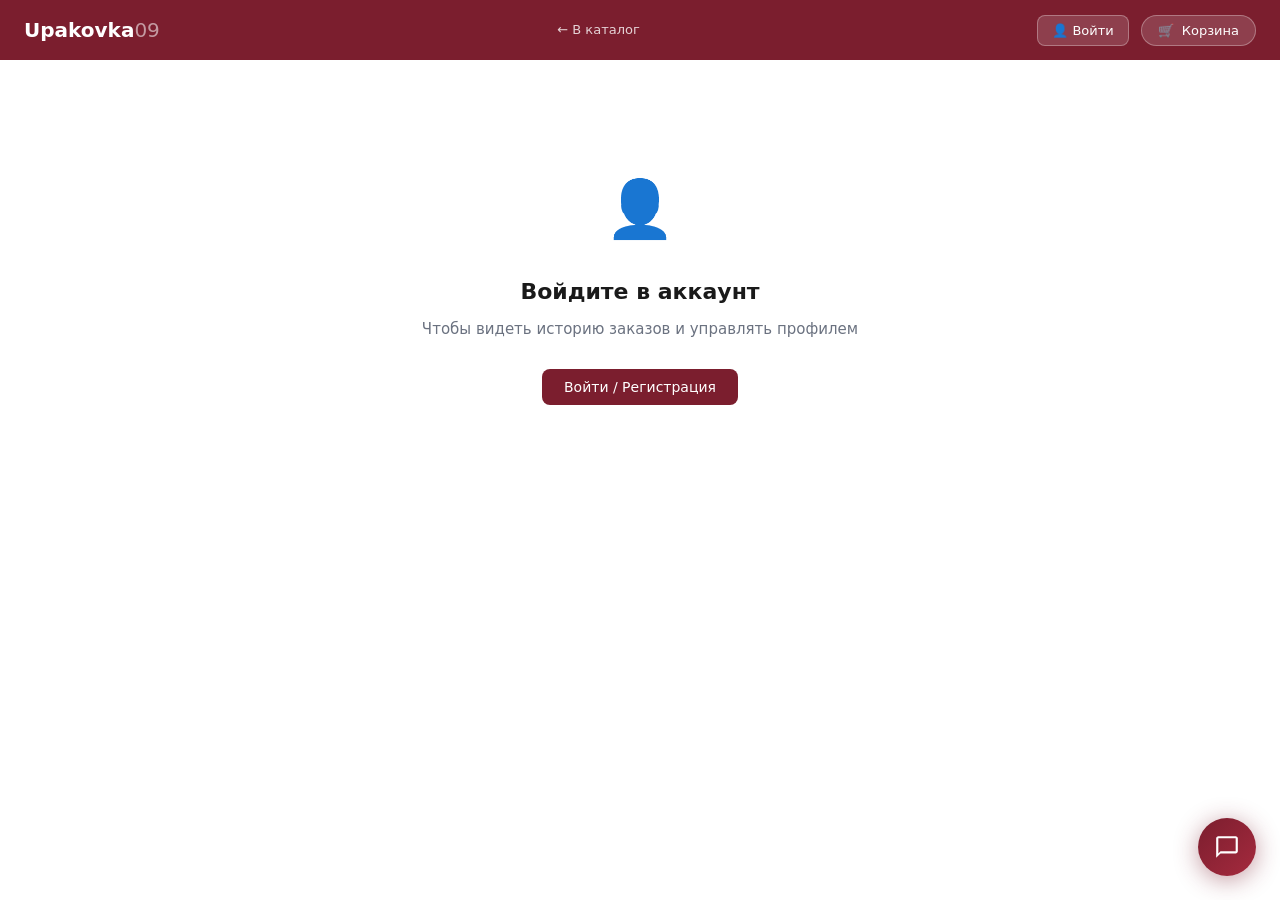
<file: account.html>
<!DOCTYPE html>
<html lang="ru">
<head>
<meta charset="UTF-8"/><meta name="viewport" content="width=device-width,initial-scale=1.0"/>
<title>Личный кабинет — Upakovka09</title>
<link rel="stylesheet" href="css/style.css"/>
<style>
.acc-wrap{max-width:860px;margin:0 auto;padding:32px 1.5rem}
.acc-header{display:flex;align-items:center;gap:20px;margin-bottom:28px;padding:22px 24px;background:#fff;border-radius:var(--rl);border:1.5px solid var(--border)}
.acc-avatar{width:60px;height:60px;background:var(--brand);border-radius:50%;display:flex;align-items:center;justify-content:center;font-size:26px;font-weight:700;color:#fff;flex-shrink:0}
.acc-info{flex:1;min-width:0}
.acc-info h2{font-size:18px;font-weight:700;margin-bottom:3px;white-space:nowrap;overflow:hidden;text-overflow:ellipsis}
.acc-info p{font-size:13px;color:var(--muted)}
.acc-tabs{display:flex;gap:0;border-bottom:2px solid var(--border);margin-bottom:24px}
.acc-tab{padding:10px 22px;font-size:14px;font-weight:500;cursor:pointer;border:none;background:none;font-family:inherit;color:var(--muted);border-bottom:2px solid transparent;margin-bottom:-2px;transition:all .15s}
.acc-tab:hover{color:#1a1a1a}
.acc-tab.active{color:var(--brand-d);border-bottom-color:var(--brand);font-weight:600}
.acc-pane{display:none}.acc-pane.active{display:block}
/* order cards */
.oh-list{display:flex;flex-direction:column;gap:12px}
.oh-card{background:#fff;border:1.5px solid var(--border);border-radius:var(--rl);overflow:hidden}
.oh-head{padding:11px 16px;background:var(--gray);display:flex;align-items:center;justify-content:space-between;border-bottom:1px solid var(--border)}
.oh-id{font-weight:700;font-size:14px}
.oh-date{font-size:12px;color:var(--muted)}
.oh-body{padding:14px 16px;display:flex;flex-direction:column;gap:8px}
.oh-items{display:flex;flex-wrap:wrap;gap:6px}
.oh-tag{background:var(--gray);border-radius:var(--r);padding:3px 10px;font-size:12px}
.oh-foot{display:flex;align-items:center;justify-content:space-between}
.oh-total{font-size:16px;font-weight:700;color:var(--brand-d)}
.oh-st{font-size:11px;font-weight:600;padding:3px 9px;border-radius:20px}
.s-new{background:#fff0ee;color:var(--brand)}.s-proc{background:#fef9c3;color:#854d0e}.s-done{background:#f0fdf4;color:#166534}
/* profile */
.pf-form{background:#fff;border-radius:var(--rl);border:1.5px solid var(--border);padding:24px;max-width:440px}
.pf-form .fg{margin-bottom:16px}
.pf-form label{font-size:12px;font-weight:600;color:var(--muted);display:block;margin-bottom:5px}
.pf-form input{width:100%;padding:9px 12px;border:1.5px solid var(--border);border-radius:var(--r);font-size:14px;outline:none;font-family:inherit;box-sizing:border-box;transition:border-color .15s}
.pf-form input:focus{border-color:var(--brand)}
.pf-form input:disabled{background:var(--gray);color:var(--muted);cursor:not-allowed}
.empty-box{text-align:center;padding:48px 20px;color:var(--muted)}
.empty-box .ei{font-size:48px;margin-bottom:12px}
/* not-logged */
.not-logged{text-align:center;padding:72px 20px}
.not-logged .icon{font-size:56px;margin-bottom:20px}
.not-logged h2{font-size:22px;margin-bottom:8px}
.not-logged p{color:var(--muted);margin-bottom:28px;font-size:15px}
</style>
</head>
<body>
<header class="header">
  <a href="index.html" class="logo">Upakovka<span>09</span></a>
  <a href="index.html" class="back-link">← В каталог</a>
  <div class="header-right">
    <button class="auth-header-btn" id="auth-btn" onclick="openAuthModal('login')">👤 Войти</button>
    <button class="cart-btn" onclick="openCart()">🛒 <span id="cart-label">Корзина</span></button>
  </div>
</header>

<div class="acc-wrap" id="acc-wrap">
  <div style="text-align:center;padding:60px;color:var(--muted)">⏳</div>
</div>

<div class="cart-overlay" id="cart-overlay" onclick="closeCart()"></div>
<div class="cart-drawer" id="cart-drawer">
  <div class="cart-drawer-header"><h2>Корзина</h2><button onclick="closeCart()">✕</button></div>
  <div class="cart-drawer-body" id="cart-drawer-body"></div>
  <div class="cart-drawer-footer" id="cart-drawer-footer" style="display:none">
    <div class="cart-drawer-total">Итого: <strong id="cart-total-val">0 ₽</strong></div>
    <a href="checkout.html" class="btn-primary btn-block">Оформить заказ →</a>
  </div>
</div>
<div id="cart-toast" class="cart-toast">✓ Добавлено</div>

<script src="js/data.js"></script>
<script src="js/auth.js"></script>
<script src="js/authmodal.js"></script>
<script src="js/chat.js"></script>
<script src="js/chat-ui.js"></script>
<script src="js/cart.js"></script>
<script>
refreshCartUI();
updateAuthUI();
  // Инициализация чата для авторизованных пользователей
  // Чат доступен всем — и авторизованным и гостям
  setTimeout(function(){ initChatWidget(); }, 500);

var SCLS = {new:'s-new', processing:'s-proc', done:'s-done'};
var SLBL = {new:'Новый', processing:'В обработке', done:'Выполнен'};

function init(){
  var user = getCurrentUser();
  var wrap = document.getElementById('acc-wrap');

  if(!user){
    wrap.innerHTML =
      '<div class="not-logged">' +
        '<div class="icon">👤</div>' +
        '<h2>Войдите в аккаунт</h2>' +
        '<p>Чтобы видеть историю заказов и управлять профилем</p>' +
        '<button class="btn-primary" onclick="openAuthModal(\'login\')">Войти / Регистрация</button>' +
      '</div>';
    return;
  }

  var initial = (user.name||user.email).charAt(0).toUpperCase();
  wrap.innerHTML =
    '<div class="acc-header">' +
      '<div class="acc-avatar">' + initial + '</div>' +
      '<div class="acc-info">' +
        '<h2>' + (user.name||'Покупатель') + '</h2>' +
        '<p>' + user.email + '</p>' +
      '</div>' +
      '<button class="btn bo" style="flex-shrink:0" onclick="logout()">Выйти</button>' +
    '</div>' +
    '<div class="acc-tabs">' +
      '<button class="acc-tab active" onclick="showTab(\'orders\',this)">📦 Мои заказы</button>' +
      '<button class="acc-tab" onclick="showTab(\'profile\',this)">👤 Профиль</button>' +
    '</div>' +
    '<div id="pane-orders" class="acc-pane active"><div style="color:var(--muted);padding:16px">⏳ Загружаем заказы…</div></div>' +
    '<div id="pane-profile" class="acc-pane"></div>';

  loadOrders(user);
  buildProfile(user);
}

function showTab(name, el){
  document.querySelectorAll('.acc-tab').forEach(function(b){b.classList.remove('active');});
  document.querySelectorAll('.acc-pane').forEach(function(p){p.classList.remove('active');});
  el.classList.add('active');
  document.getElementById('pane-'+name).classList.add('active');
}

function loadOrders(user){
  var el = document.getElementById('pane-orders');
  loadUserOrders(user.uid, function(orders){
    if(!orders.length){
      el.innerHTML =
        '<div class="empty-box"><div class="ei">📭</div>' +
        '<p>У вас пока нет заказов</p>' +
        '<a href="index.html" class="btn-primary" style="display:inline-block;margin-top:16px">Перейти в каталог</a></div>';
      return;
    }
    el.innerHTML = '<div class="oh-list">' + orders.map(function(o){
      var items = (o.items||[]).map(function(i){
        return '<span class="oh-tag">' + (i.emoji||'') + ' ' + i.name + ' × ' + i.qty + '</span>';
      }).join('');
      return '<div class="oh-card">' +
        '<div class="oh-head">' +
          '<span class="oh-id">#' + o.id + '</span>' +
          '<div style="display:flex;align-items:center;gap:10px">' +
            '<span class="oh-date">' + (o.time||'') + '</span>' +
            '<span class="oh-st ' + (SCLS[o.status]||'s-new') + '">' + (SLBL[o.status]||'Новый') + '</span>' +
          '</div>' +
        '</div>' +
        '<div class="oh-body">' +
          '<div class="oh-items">' + items + '</div>' +
          '<div class="oh-foot">' +
            '<span class="oh-total">' + o.total + ' ₽</span>' +
            '<span style="font-size:12px;color:var(--muted)">' + (o.delivery||'') + ' · ' + (o.payment||'') + '</span>' +
          '</div>' +
        '</div>' +
      '</div>';
    }).join('') + '</div>';
  });
}

function buildProfile(user){
  var el = document.getElementById('pane-profile');
  el.innerHTML =
    '<div class="pf-form">' +
      '<div class="fg"><label>Имя</label><input id="pf-name" type="text" value="' + escHtml(user.name||'') + '"/></div>' +
      '<div class="fg"><label>Email</label><input type="email" value="' + escHtml(user.email) + '" disabled/></div>' +
      '<button class="btn-primary" onclick="saveProf()">Сохранить</button>' +
      '<div id="pf-msg" style="margin-top:10px;font-size:13px;display:none"></div>' +
    '</div>';
}

function saveProf(){
  var user = getCurrentUser();
  var name = document.getElementById('pf-name').value.trim();
  if(!name||!user) return;
  user.name = name;
  setCurrentUser(user);
  saveUserProfile(user.uid, {name:name, email:user.email}, function(){
    var m = document.getElementById('pf-msg');
    m.textContent = '✓ Сохранено'; m.style.color='#16a34a'; m.style.display='block';
    setTimeout(function(){m.style.display='none';}, 2500);
    // Обновить шапку
    updateAuthUI();
  });
}

function logout(){
  authLogout();
  location.href = 'index.html';
}

function escHtml(s){
  return String(s).replace(/&/g,'&amp;').replace(/"/g,'&quot;').replace(/</g,'&lt;');
}

// Если только что зарегистрировались/вошли — показать кабинет
document.addEventListener('DOMContentLoaded', init);

// Слушаем закрытие модалки авторизации — обновить страницу
var _origClose = window.closeAuthModal;
window.closeAuthModal = function(){
  if(_origClose) _origClose();
  setTimeout(init, 100);
};
</script>
</body>
</html>
</file>
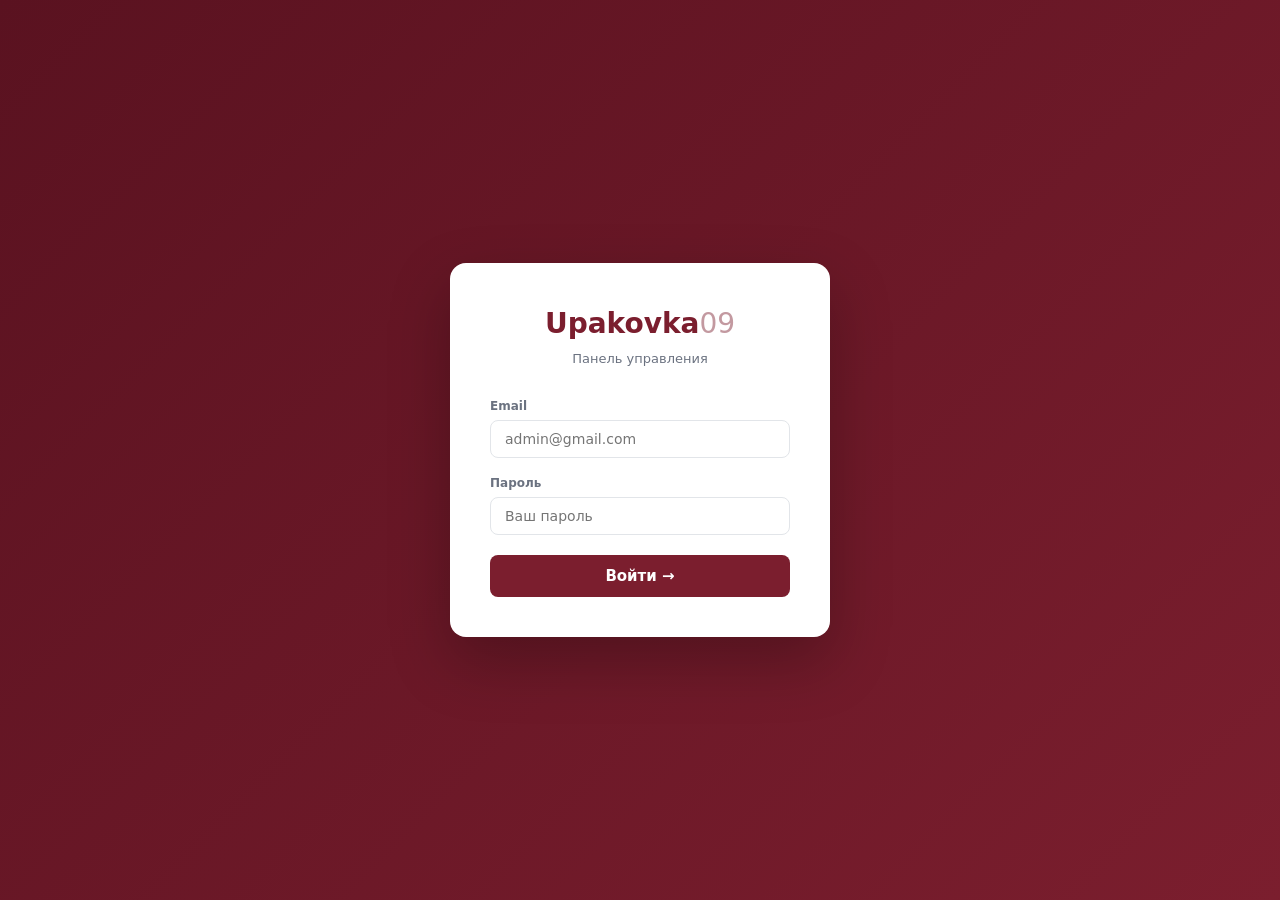
<file: admin.html>
<!DOCTYPE html>
<html lang="ru">
<head>
<meta charset="UTF-8"/>
<meta name="viewport" content="width=device-width,initial-scale=1.0"/>
<title>Админ — Upakovka09</title>
<style>
*,*::before,*::after{box-sizing:border-box;margin:0;padding:0}
body{font-family:system-ui,-apple-system,sans-serif;background:#f0f2f5;color:#1a1a1a;font-size:14px;line-height:1.5}
:root{--br:#7B1E2E;--brl:#9B2535;--brd:#5A1220;--bbg:#F9EDEF;--sw:230px;--r:8px;--rl:12px;--bor:#e2e5e9;--mut:#6b7280;--gr:#f8f9fa}

/* ── LOGIN ── */
#login-screen{position:fixed;inset:0;background:linear-gradient(135deg,var(--brd),var(--br));display:flex;align-items:center;justify-content:center;z-index:999}
.lbox{background:#fff;border-radius:16px;padding:40px;width:380px;text-align:center;box-shadow:0 24px 60px rgba(0,0,0,.25)}
.llogo{font-size:28px;font-weight:700;color:var(--br);margin-bottom:4px}
.llogo span{opacity:.45;font-weight:400}
.lsub{font-size:13px;color:var(--mut);margin-bottom:28px}
.lf{text-align:left;margin-bottom:16px}
.lf label{font-size:12px;color:var(--mut);font-weight:600;display:block;margin-bottom:5px}
.lf input{width:100%;padding:10px 14px;border:1.5px solid var(--bor);border-radius:var(--r);font-size:14px;outline:none;font-family:inherit;transition:border-color .15s}
.lf input:focus{border-color:var(--br)}
.lf input.shake{animation:shk .4s}
@keyframes shk{0%,100%{transform:translateX(0)}25%{transform:translateX(-8px)}75%{transform:translateX(8px)}}
#pw-err{color:#b91c1c;font-size:12px;margin-top:4px;display:none}
.btn-login{width:100%;background:var(--br);color:#fff;border:none;border-radius:var(--r);padding:12px;font-size:15px;font-weight:600;cursor:pointer;font-family:inherit;margin-top:4px;transition:background .15s}
.btn-login:hover{background:var(--brl)}
.lhint{font-size:12px;color:var(--mut);margin-top:16px}
.lhint code{background:var(--gr);padding:2px 6px;border-radius:4px}

/* ── APP ── */
#app{display:none;height:100vh;overflow:hidden;flex-direction:row}

/* ── SIDEBAR ── */
.sb{width:var(--sw);background:var(--brd);display:flex;flex-direction:column;flex-shrink:0}
.sb-logo{padding:18px 20px;border-bottom:1px solid rgba(255,255,255,.1)}
.sb-logo-t{font-size:18px;font-weight:700;color:#fff}
.sb-logo-t span{opacity:.45;font-weight:400}
.sb-logo-s{font-size:11px;color:rgba(255,255,255,.3);margin-top:2px}
.sb-nav{flex:1;padding:10px 0;overflow-y:auto}
.sb-sec{font-size:10px;font-weight:700;color:rgba(255,255,255,.25);letter-spacing:.8px;text-transform:uppercase;padding:14px 20px 5px}
.si{display:flex;align-items:center;gap:10px;padding:10px 20px;cursor:pointer;color:rgba(255,255,255,.65);border-left:3px solid transparent;transition:all .15s;user-select:none}
.si:hover{background:rgba(255,255,255,.08);color:#fff}
.si.active{background:rgba(255,255,255,.12);color:#fff;border-left-color:#fff}
.si-ico{font-size:18px;flex-shrink:0}
.si-lbl{font-size:13px;font-weight:500}
.si-badge{background:#e74c3c;color:#fff;font-size:10px;font-weight:700;min-width:18px;height:18px;border-radius:9px;display:none;align-items:center;justify-content:center;padding:0 4px;margin-left:auto}
.sb-foot{padding:14px 20px;border-top:1px solid rgba(255,255,255,.1);display:flex;flex-direction:column;gap:4px}
.sb-clock{font-size:11px;color:rgba(255,255,255,.3);margin-bottom:4px}
.sb-lnk{display:flex;align-items:center;gap:6px;font-size:12px;color:rgba(255,255,255,.5);cursor:pointer;padding:5px 0;background:none;border:none;font-family:inherit;transition:color .15s;text-align:left}
.sb-lnk:hover{color:#fff}

/* ── MAIN ── */
.main{flex:1;display:flex;flex-direction:column;overflow:hidden;min-width:0}
.topbar{background:#fff;border-bottom:1px solid var(--bor);padding:0 24px;height:56px;display:flex;align-items:center;justify-content:space-between;flex-shrink:0}
.topbar-t{font-size:16px;font-weight:700}
.topbar-a{display:flex;gap:8px;align-items:center}
.pane{display:none;flex-direction:column;overflow:hidden;flex:1}
.pane.block{display:block;overflow-y:auto;padding:24px}
.pane.flex{display:flex}
.scroll{flex:1;overflow-y:auto;padding:24px;display:flex;flex-direction:column;gap:16px}

/* ── STATUS BAR ── */
#gstatus{position:fixed;top:0;left:0;right:0;z-index:9000;padding:10px 20px;font-size:13px;font-weight:500;color:#fff;text-align:center;display:none;transition:background .3s}

/* ── BUTTONS ── */
.btn{display:inline-flex;align-items:center;gap:5px;padding:8px 16px;border-radius:var(--r);font-size:13px;font-weight:500;cursor:pointer;border:none;font-family:inherit;transition:all .15s;white-space:nowrap}
.bp{background:var(--br);color:#fff}.bp:hover{background:var(--brl)}
.bp:disabled{opacity:.55;cursor:not-allowed}
.bo{background:#fff;color:var(--br);border:1.5px solid var(--br)}.bo:hover{background:var(--bbg)}
.bd{background:#fef2f2;color:#b91c1c;border:1.5px solid #fecaca}.bd:hover{background:#fee2e2}
.bsm{padding:6px 12px;font-size:12px}

/* ── STAT CARDS ── */
.scards{display:grid;grid-template-columns:repeat(auto-fit,minmax(140px,1fr));gap:12px}
.scard{background:#fff;border-radius:var(--rl);padding:16px;border:1px solid var(--bor)}
.sc-l{font-size:12px;color:var(--mut);font-weight:500;margin-bottom:6px}
.sc-v{font-size:26px;font-weight:700;line-height:1}
.sc-v.red{color:var(--br)}.sc-v.green{color:#16a34a}.sc-v.blue{color:#2563eb}

/* ── TOOLBAR ── */
.stb{display:flex;align-items:center;gap:10px;flex-wrap:wrap;background:#fff;border-radius:var(--rl);padding:12px 14px;border:1px solid var(--bor);flex-shrink:0}
.sw{position:relative;flex:1;min-width:180px}
.sw input{width:100%;padding:8px 12px 8px 32px;border:1.5px solid var(--bor);border-radius:var(--r);font-size:13px;outline:none;background:var(--gr);font-family:inherit;transition:border-color .15s}
.sw input:focus{border-color:var(--br);background:#fff}
.sw-i{position:absolute;left:10px;top:50%;transform:translateY(-50%);font-size:13px;color:var(--mut);pointer-events:none}
.fbtns{display:flex;gap:4px;flex-wrap:wrap}
.fb{background:var(--gr);border:1.5px solid var(--bor);border-radius:20px;padding:5px 12px;font-size:12px;font-weight:500;cursor:pointer;color:var(--mut);font-family:inherit;white-space:nowrap;transition:all .15s}
.fb:hover{border-color:var(--br);color:var(--br)}
.fb.on{background:var(--bbg);border-color:var(--br);color:var(--brd)}
.sel{padding:7px 10px;border:1.5px solid var(--bor);border-radius:var(--r);font-size:12px;color:var(--mut);outline:none;background:var(--gr);cursor:pointer;font-family:inherit}

/* ── ORDERS ── */
.order-card{background:#fff;border:1.5px solid var(--bor);border-radius:var(--rl);overflow:hidden;margin-bottom:10px}
.order-new{border-color:var(--br)!important;box-shadow:0 0 0 1px var(--br)}
.oc-h{padding:10px 16px;display:flex;align-items:center;justify-content:space-between;background:var(--gr);border-bottom:1px solid var(--bor)}
.oc-id{font-size:13px;font-weight:700}
.oc-time{font-size:12px;color:var(--mut);margin-left:8px}
.oc-b{padding:12px 16px;display:flex;flex-direction:column;gap:8px}
.oc-ph{display:flex;align-items:center;gap:10px}
.oc-ph-ico{width:34px;height:34px;background:var(--bbg);border-radius:50%;display:flex;align-items:center;justify-content:center;font-size:15px;flex-shrink:0}
.oc-ph-num{font-size:15px;font-weight:700;color:var(--brd)}
.oc-ph-name{font-size:12px;color:var(--mut)}
.oc-meta{display:flex;flex-wrap:wrap;gap:5px}
.oc-pill{background:var(--gr);border:1px solid var(--bor);border-radius:20px;padding:2px 9px;font-size:12px;color:var(--mut)}
.oc-items{display:flex;flex-wrap:wrap;gap:5px}
.otag{background:#fff;border:1px solid var(--bor);border-radius:var(--r);padding:3px 9px;font-size:12px;color:#374151}
.otag b{font-weight:600;color:#1a1a1a}
.oc-comment{font-size:12px;color:var(--mut);background:#fffbeb;border:1px solid #fde68a;border-radius:var(--r);padding:5px 9px}
.oc-f{padding:10px 16px;border-top:1px solid var(--bor);display:flex;align-items:center;justify-content:space-between;background:var(--gr)}
.oc-total{font-size:17px;font-weight:700;color:var(--br)}
.oc-act{display:flex;gap:5px;flex-wrap:wrap;align-items:center}
.ob{background:#fff;border:1.5px solid var(--bor);border-radius:var(--r);padding:5px 11px;font-size:12px;font-weight:500;cursor:pointer;font-family:inherit;color:#374151;text-decoration:none;display:inline-flex;align-items:center;gap:4px;transition:all .15s}
.ob:hover{border-color:#94a3b8;background:#f1f5f9}
.ob-ok{background:var(--br);color:#fff;border-color:var(--br)}.ob-ok:hover{background:var(--brl)}
.ob-del{color:#b91c1c;border-color:#fecaca}.ob-del:hover{background:#fef2f2;border-color:#b91c1c}
.os-lbl{font-size:11px;font-weight:600;padding:3px 9px;border-radius:20px}
.sn{background:#fff0ee;color:var(--br)}.sp{background:#fef9c3;color:#854d0e}.sd{background:#f0fdf4;color:#166534}
.os-done{font-size:12px;color:#16a34a}

/* ── PRODUCT CARDS ── */
.pgrid{display:grid;grid-template-columns:repeat(auto-fill,minmax(230px,1fr));gap:12px}
.pc{background:#fff;border:1.5px solid var(--bor);border-radius:var(--rl);overflow:hidden;display:flex;flex-direction:column;transition:border-color .15s}
.pc:hover{border-color:#94a3b8}
.pc-img{height:130px;background:var(--bbg);display:flex;align-items:center;justify-content:center;position:relative;overflow:hidden;flex-shrink:0}
.pc-img img{width:100%;height:100%;object-fit:cover}
.pc-emoji{font-size:52px}
.pc-badge{position:absolute;top:7px;left:7px;font-size:10px;font-weight:600;padding:2px 7px;border-radius:10px}
.badge-hit{background:#fef3c7;color:#92400e}.badge-new{background:#d1fae5;color:#065f46}
.badge-eco{background:#ccfbf1;color:#065f46}.badge-sale{background:#fee2e2;color:#991b1b}
.pc-body{padding:11px;flex:1;display:flex;flex-direction:column;gap:3px}
.pc-name{font-size:13px;font-weight:600;line-height:1.3}
.pc-meta{font-size:12px;color:var(--mut)}
.pc-cat{font-size:11px;color:var(--mut);background:var(--gr);border-radius:4px;padding:2px 6px;display:inline-block;margin-top:2px}
.pc-pack{font-size:11px;color:#2563eb;font-weight:500}
.pc-price{font-size:15px;font-weight:700;color:var(--br);margin-top:auto;padding-top:6px}
.pc-old{font-size:11px;color:#9ca3af;text-decoration:line-through;margin-left:5px;font-weight:400}
.pc-photo-url{font-size:10px;color:#6b7280;word-break:break-all;margin-top:2px;padding:2px 4px;background:#f8f9fa;border-radius:4px}
.pc-act{display:flex;border-top:1px solid var(--bor);flex-shrink:0}
.pb{flex:1;background:none;border:none;padding:9px;font-size:12px;font-weight:500;cursor:pointer;font-family:inherit;transition:background .15s;display:flex;align-items:center;justify-content:center;gap:4px}
.pb-e:hover{background:#f0fdf4;color:#166534}
.pb-d{border-left:1px solid var(--bor)}.pb-d:hover{background:#fef2f2;color:#b91c1c}

/* ── CATEGORIES ── */
.cg{background:#fff;border:1.5px solid var(--bor);border-radius:var(--rl);overflow:hidden;margin-bottom:10px}
.cr{display:flex;align-items:center;gap:10px;padding:12px 16px;border-bottom:1px solid var(--bor)}
.cr:last-child{border-bottom:none}
.cr-main{background:var(--gr)}
.cr-sub{padding-left:32px}
.cr-em{font-size:20px;flex-shrink:0;width:28px;text-align:center}
.cr-lbl{font-size:14px;font-weight:500;flex:1}
.cr-id{font-size:11px;color:var(--mut);font-family:monospace;background:var(--gr);padding:2px 6px;border-radius:4px;border:1px solid var(--bor)}
.cr-act{display:flex;gap:6px;margin-left:auto}
.cb{background:var(--gr);border:1px solid var(--bor);border-radius:var(--r);padding:5px 10px;font-size:12px;cursor:pointer;font-family:inherit;transition:background .15s;white-space:nowrap}
.cb:hover{background:var(--bbg);border-color:var(--br);color:var(--brd)}
.cb-add{color:var(--brd);font-weight:500}
.cb-del:hover{background:#fef2f2;border-color:#fecaca;color:#b91c1c}

/* ── MODALS ── */
.modal{position:fixed;inset:0;background:rgba(0,0,0,.5);display:none;align-items:center;justify-content:center;z-index:1000;padding:20px}
.mbox{background:#fff;border-radius:16px;width:560px;max-width:100%;max-height:90vh;overflow-y:auto;box-shadow:0 24px 60px rgba(0,0,0,.2)}
.mbox-sm{width:420px}
.mhdr{padding:18px 22px;border-bottom:1px solid var(--bor);display:flex;align-items:center;justify-content:space-between;position:sticky;top:0;background:#fff;z-index:1}
.mhdr h2{font-size:15px;font-weight:700}
.mcls{background:none;border:none;font-size:20px;cursor:pointer;color:var(--mut);width:30px;height:30px;display:flex;align-items:center;justify-content:center;border-radius:6px}
.mcls:hover{background:var(--gr)}
.mbody{padding:22px;display:flex;flex-direction:column;gap:14px}
.mftr{padding:14px 22px;border-top:1px solid var(--bor);display:flex;gap:8px;justify-content:flex-end;position:sticky;bottom:0;background:#fff}
.merr{color:#b91c1c;font-size:12px;background:#fef2f2;border:1px solid #fecaca;border-radius:var(--r);padding:8px 12px;display:none}

/* ── PHOTO UPLOAD ── */
.ph-wrap{display:flex;flex-direction:column;gap:8px}
.ph-preview{width:100%;height:160px;border:2px dashed var(--bor);border-radius:var(--rl);overflow:hidden;position:relative;background:var(--gr);display:flex;align-items:center;justify-content:center;cursor:pointer;transition:border-color .15s}
.ph-preview:hover{border-color:var(--br);background:var(--bbg)}
.ph-preview img{width:100%;height:100%;object-fit:cover;position:absolute;inset:0}
.ph-placeholder{display:flex;flex-direction:column;align-items:center;gap:6px;color:var(--mut);pointer-events:none;text-align:center}
.ph-placeholder .icon{font-size:32px}
.ph-placeholder .txt{font-size:13px;font-weight:500}
.ph-placeholder .sub{font-size:11px}
.ph-controls{display:flex;gap:8px}
.ph-btn-pick{display:inline-flex;align-items:center;gap:5px;padding:7px 14px;font-size:12px;font-weight:500;cursor:pointer;border-radius:var(--r);font-family:inherit;border:1.5px solid var(--br);background:var(--bbg);color:var(--brd);transition:background .15s}
.ph-btn-pick:hover{background:#f1d9dc}
.ph-btn-del{display:inline-flex;align-items:center;gap:5px;padding:7px 14px;font-size:12px;font-weight:500;cursor:pointer;border-radius:var(--r);font-family:inherit;border:1.5px solid #fecaca;background:#fef2f2;color:#b91c1c;transition:background .15s}
.ph-btn-del:hover{background:#fee2e2}
input[type=file]{display:none}
.ph-status{font-size:12px;padding:7px 10px;border-radius:6px;display:none}
.ph-status.ok{display:block;background:#f0fdf4;color:#166534;border:1px solid #bbf7d0}
.ph-status.err{display:block;background:#fef2f2;color:#b91c1c;border:1px solid #fecaca}
.ph-status.loading{display:block;background:#eff6ff;color:#1e40af;border:1px solid #bfdbfe}
.ph-url-display{font-size:11px;color:var(--mut);padding:4px 8px;background:var(--gr);border-radius:4px;word-break:break-all;border:1px solid var(--bor)}
/* Multiple photos grid */
.ph-thumb{position:relative;aspect-ratio:1;border-radius:var(--r);overflow:hidden;border:1.5px solid var(--bor);background:var(--bbg)}
.ph-thumb img{width:100%;height:100%;object-fit:cover}
.ph-thumb-del{position:absolute;top:3px;right:3px;background:rgba(0,0,0,.6);color:#fff;border:none;border-radius:50%;width:20px;height:20px;font-size:12px;cursor:pointer;display:flex;align-items:center;justify-content:center;line-height:1}
.ph-thumb-del:hover{background:rgba(180,0,0,.8)}
.ph-thumb-main{position:absolute;bottom:3px;left:3px;background:rgba(0,0,0,.55);color:#fff;font-size:9px;padding:1px 5px;border-radius:4px;font-weight:600}
.custom-spec-row{display:grid;grid-template-columns:1fr 1fr auto;gap:6px;align-items:center;margin-bottom:6px}
.custom-spec-row input{padding:7px 10px;border:1.5px solid var(--bor);border-radius:var(--r);font-size:12px;outline:none;font-family:inherit;transition:border-color .15s}
.custom-spec-row input:focus{border-color:var(--br)}
.custom-spec-del{background:#fef2f2;border:1px solid #fecaca;border-radius:var(--r);padding:6px 10px;cursor:pointer;color:#b91c1c;font-size:13px;flex-shrink:0}

/* ── FORM FIELDS ── */
.fg{display:flex;flex-direction:column;gap:5px}
.fg label{font-size:12px;font-weight:600;color:var(--mut)}
.fg input,.fg select,.fg textarea{padding:8px 12px;border:1.5px solid var(--bor);border-radius:var(--r);font-size:13px;outline:none;font-family:inherit;transition:border-color .15s;background:#fff;width:100%}
.fg input:focus,.fg select:focus{border-color:var(--br)}
.fg input:disabled{background:var(--gr);color:var(--mut);cursor:not-allowed}
.fg .hint{font-size:11px;color:var(--mut)}
.frow{display:grid;grid-template-columns:1fr 1fr;gap:12px}
.fsep{font-size:11px;font-weight:700;color:var(--mut);text-transform:uppercase;letter-spacing:.5px;padding-top:4px;border-top:1px solid var(--bor)}

/* ── MISC ── */
.empty{text-align:center;padding:50px 20px;color:var(--mut);background:#fff;border-radius:var(--rl);border:1px solid var(--bor)}
.warn{background:#fff3cd;border:1px solid #ffc107;border-radius:var(--r);padding:12px 16px;font-size:13px;color:#856404}
.rcard{background:#fff;border-radius:var(--rl);border:1px solid var(--bor);overflow:hidden}
.rcard-t{padding:12px 16px;font-size:14px;font-weight:600;border-bottom:1px solid var(--bor);background:var(--gr)}
.rrow{display:flex;align-items:center;gap:10px;padding:9px 16px;border-bottom:1px solid var(--bor);font-size:13px}
.rrow:last-child{border-bottom:none}
.rid{font-weight:700;color:var(--br);min-width:80px}
.rphone{flex:1;color:var(--mut)}
.rtotal{font-weight:600;min-width:80px;text-align:right}
.toast{position:fixed;bottom:22px;right:22px;padding:11px 18px;border-radius:var(--rl);font-size:13px;font-weight:500;opacity:0;transition:opacity .3s,transform .3s;z-index:9999;transform:translateY(8px);pointer-events:none;box-shadow:0 8px 24px rgba(0,0,0,.12)}
.toast.show{opacity:1;transform:translateY(0)}
.toast-ok{background:#166534;color:#fff}
.toast-info{background:#1e40af;color:#fff}
.ac-item{display:flex;align-items:center;gap:10px;padding:12px 14px;cursor:pointer;border-bottom:1px solid var(--bor);transition:background .15s;position:relative}
.ac-item:hover{background:var(--gr)}
.ac-item.active{background:var(--bbg)}
.ac-item.unread .ac-name{font-weight:700}
.ac-ava{width:40px;height:40px;background:var(--bbg);border-radius:50%;display:flex;align-items:center;justify-content:center;font-size:16px;font-weight:700;color:var(--brd);flex-shrink:0;position:relative}
.ac-online{position:absolute;bottom:1px;right:1px;width:10px;height:10px;background:#22c55e;border-radius:50%;border:2px solid #fff}
.ac-info{flex:1;min-width:0}
.ac-name{font-size:13px;font-weight:500;white-space:nowrap;overflow:hidden;text-overflow:ellipsis}
.ac-last{font-size:11px;color:var(--mut);white-space:nowrap;overflow:hidden;text-overflow:ellipsis;margin-top:2px}
.ac-meta{display:flex;flex-direction:column;align-items:flex-end;gap:4px;flex-shrink:0}
.ac-time{font-size:10px;color:var(--mut)}
.ac-badge{background:var(--br);color:#fff;font-size:10px;font-weight:700;min-width:18px;height:18px;border-radius:9px;display:flex;align-items:center;justify-content:center;padding:0 4px}

/* ═══════════════════ TELEGRAM-STYLE CHAT ═══════════════════ */
.tg-layout{display:flex;flex:1;overflow:hidden;height:100%}

/* Sidebar */
.tg-sidebar{width:300px;flex-shrink:0;display:flex;flex-direction:column;background:#fff;border-right:1px solid #ddd5d6}
.tg-sidebar-head{padding:14px 16px 10px;display:flex;align-items:center;justify-content:space-between;border-bottom:1px solid #ede8e9}
.tg-sidebar-title{font-size:17px;font-weight:700;color:#1a1a1a}
.tg-refresh-btn{background:none;border:none;cursor:pointer;color:#888;padding:6px;border-radius:8px;display:flex;align-items:center;transition:all .15s}
.tg-refresh-btn:hover{background:#f0eaeb;color:var(--brd)}
.tg-search-wrap{position:relative;padding:8px 12px;border-bottom:1px solid #ede8e9}
.tg-search-ico{position:absolute;left:22px;top:50%;transform:translateY(-50%);color:#aaa}
.tg-search-inp{width:100%;padding:8px 10px 8px 30px;border:none;border-radius:10px;font-size:13px;background:#f5f0f0;outline:none;font-family:inherit;color:#1a1a1a}
.tg-search-inp::placeholder{color:#b0999b}
.tg-chat-list{flex:1;overflow-y:auto}
.tg-chat-list::-webkit-scrollbar{width:4px}
.tg-chat-list::-webkit-scrollbar-thumb{background:#e0d5d6;border-radius:2px}

/* Chat list items */
.tg-item{display:flex;align-items:center;gap:12px;padding:10px 14px;cursor:pointer;border-bottom:1px solid #f5f0f0;transition:background .12s;position:relative}
.tg-item:hover{background:#fdf5f6}
.tg-item.active{background:#f5eaeb}
.tg-item.active .tg-item-name{color:var(--brd)}
.tg-item-ava{width:46px;height:46px;border-radius:50%;display:flex;align-items:center;justify-content:center;font-size:19px;font-weight:700;color:#fff;flex-shrink:0;position:relative;background:linear-gradient(135deg,#7B1E2E,#b03045)}
.tg-item-online{position:absolute;bottom:1px;right:1px;width:12px;height:12px;background:#22c55e;border-radius:50%;border:2px solid #fff}
.tg-item-body{flex:1;min-width:0}
.tg-item-row{display:flex;align-items:center;justify-content:space-between;margin-bottom:2px}
.tg-item-name{font-size:14px;font-weight:600;color:#1a1a1a;white-space:nowrap;overflow:hidden;text-overflow:ellipsis;max-width:160px}
.tg-item-time{font-size:11px;color:#b0999b;flex-shrink:0}
.tg-item-preview{font-size:12px;color:#9c8a8c;white-space:nowrap;overflow:hidden;text-overflow:ellipsis;max-width:200px}
.tg-item-badge{background:var(--br);color:#fff;font-size:11px;font-weight:700;min-width:20px;height:20px;border-radius:10px;display:flex;align-items:center;justify-content:center;padding:0 5px;flex-shrink:0}

/* Chat area */
.tg-chat-area{flex:1;display:flex;flex-direction:column;overflow:hidden;background:#eae6e7;position:relative}
.tg-chat-bg{position:absolute;inset:0;opacity:.06;pointer-events:none;background-image:url("data:image/svg+xml,%3Csvg width='60' height='60' viewBox='0 0 60 60' xmlns='http://www.w3.org/2000/svg'%3E%3Cg fill='none' fill-rule='evenodd'%3E%3Cg fill='%23000000' fill-opacity='1'%3E%3Ccircle cx='30' cy='30' r='1'/%3E%3C/g%3E%3C/g%3E%3C/svg%3E")}

/* Empty state */
.tg-empty-state{display:flex;flex-direction:column;align-items:center;justify-content:center;height:100%;gap:12px;color:#8a7b7d}
.tg-empty-ico{width:120px;height:120px;background:rgba(255,255,255,.7);border-radius:50%;display:flex;align-items:center;justify-content:center;box-shadow:0 4px 20px rgba(0,0,0,.08)}
.tg-empty-title{font-size:20px;font-weight:600;color:#5a4a4c}
.tg-empty-sub{font-size:13px;color:#a08082;text-align:center;max-width:220px}

/* Chat header */
.tg-chat-head{background:#fff;border-bottom:1px solid #ddd5d6;padding:10px 16px;display:flex;align-items:center;gap:12px;flex-shrink:0;box-shadow:0 1px 4px rgba(0,0,0,.06);z-index:1}
.tg-chat-head-ava{width:40px;height:40px;border-radius:50%;background:linear-gradient(135deg,#7B1E2E,#b03045);display:flex;align-items:center;justify-content:center;font-size:16px;font-weight:700;color:#fff;flex-shrink:0;position:relative}
.tg-head-info{flex:1}
.tg-head-name{font-size:15px;font-weight:600;color:#1a1a1a}
.tg-head-status{font-size:12px;color:#6b7280;display:flex;align-items:center;gap:4px}
.tg-head-online-dot{width:7px;height:7px;background:#22c55e;border-radius:50%}

/* Messages */
.tg-msgs{flex:1;overflow-y:auto;padding:12px 16px;display:flex;flex-direction:column;gap:4px;position:relative;z-index:0}
.tg-msgs::-webkit-scrollbar{width:4px}
.tg-msgs::-webkit-scrollbar-thumb{background:rgba(0,0,0,.15);border-radius:2px}

.tg-msg-wrap{display:flex;flex-direction:column;max-width:72%}
.tg-msg-wrap.from-user{align-self:flex-end}
.tg-msg-wrap.from-admin{align-self:flex-start}

.tg-bubble{padding:8px 12px;border-radius:16px;font-size:13.5px;line-height:1.55;word-break:break-word;position:relative;box-shadow:0 1px 3px rgba(0,0,0,.12)}
.from-admin .tg-bubble{background:#fff;border-radius:4px 16px 16px 16px;color:#1a1a1a}
.from-user  .tg-bubble{background:linear-gradient(135deg,#7B1E2E,#9b2535);color:#fff;border-radius:16px 4px 16px 16px}

.tg-msg-meta{display:flex;align-items:center;gap:3px;font-size:11px;margin-top:3px;padding:0 4px}
.from-user .tg-msg-meta{justify-content:flex-end;color:rgba(255,255,255,.7)}
.from-admin .tg-msg-meta{color:#9ca3af}
.tg-check{font-size:12px}
.tg-check.read{color:#60a5fa}

.tg-day-sep{text-align:center;margin:10px 0;display:flex;align-items:center;gap:10px}
.tg-day-sep-line{flex:1;height:1px;background:rgba(0,0,0,.1)}
.tg-day-sep-txt{font-size:12px;background:rgba(255,255,255,.7);color:#8a7b7d;padding:4px 12px;border-radius:12px;white-space:nowrap;box-shadow:0 1px 2px rgba(0,0,0,.08)}

.tg-sender-label{font-size:11px;font-weight:600;color:#7B1E2E;margin-bottom:3px;padding:0 2px}

/* Files in messages */
.tg-files{display:flex;flex-wrap:wrap;gap:6px;margin-top:6px}
.tg-thumb{width:160px;height:160px;object-fit:cover;border-radius:10px;cursor:pointer;display:block;transition:opacity .15s}
.tg-thumb:hover{opacity:.9}
.tg-file-btn{display:flex;align-items:center;gap:8px;background:rgba(255,255,255,.15);border-radius:10px;padding:8px 12px;font-size:12px;text-decoration:none;color:inherit;transition:background .15s}
.from-admin .tg-file-btn{background:#f3f4f6;color:#374151}
.tg-file-btn:hover{background:rgba(255,255,255,.25)}
.tg-file-ico{width:32px;height:32px;background:rgba(255,255,255,.2);border-radius:8px;display:flex;align-items:center;justify-content:center;font-size:16px;flex-shrink:0}

/* Typing indicator */
.tg-typing-wrap{align-self:flex-start;background:#fff;border-radius:4px 16px 16px 16px;padding:10px 14px;box-shadow:0 1px 3px rgba(0,0,0,.12);display:flex;align-items:center;gap:4px}
.tg-typing-dot{width:7px;height:7px;border-radius:50%;background:#9ca3af;animation:tg-bounce .9s infinite}
.tg-typing-dot:nth-child(2){animation-delay:.18s}
.tg-typing-dot:nth-child(3){animation-delay:.36s}
@keyframes tg-bounce{0%,80%,100%{transform:translateY(0);opacity:.6}40%{transform:translateY(-6px);opacity:1}}

/* Input area */
.tg-input-area{background:#fff;border-top:1px solid #ddd5d6;padding:10px 14px;display:flex;flex-direction:column;gap:8px;flex-shrink:0}
.tg-preview-bar{display:flex;gap:8px;flex-wrap:wrap;display:none}
.tg-preview-item{position:relative;width:56px;height:56px;border-radius:10px;overflow:hidden;flex-shrink:0;border:1.5px solid #e5e7eb}
.tg-preview-item img,.tg-preview-item video{width:100%;height:100%;object-fit:cover}
.tg-preview-del{position:absolute;top:2px;right:2px;background:rgba(0,0,0,.6);color:#fff;border:none;border-radius:50%;width:18px;height:18px;font-size:11px;cursor:pointer;display:flex;align-items:center;justify-content:center}
.tg-input-row{display:flex;align-items:flex-end;gap:10px}
.tg-attach{background:none;border:none;cursor:pointer;color:#9b8a8c;padding:6px;border-radius:50%;display:flex;align-items:center;justify-content:center;transition:all .15s;flex-shrink:0}
.tg-attach:hover{background:#f0e9ea;color:var(--brd)}
.tg-textarea{flex:1;border:none;border-radius:20px;padding:9px 14px;font-size:13.5px;resize:none;outline:none;font-family:inherit;max-height:120px;overflow-y:auto;line-height:1.45;background:#f5f0f0;color:#1a1a1a;transition:background .15s}
.tg-textarea:focus{background:#ede6e7}
.tg-textarea::placeholder{color:#b09a9d}
.tg-send{background:linear-gradient(135deg,#7B1E2E,#9b2535);border:none;border-radius:50%;width:42px;height:42px;display:flex;align-items:center;justify-content:center;cursor:pointer;flex-shrink:0;color:#fff;box-shadow:0 2px 10px rgba(123,30,46,.4);transition:transform .15s,box-shadow .15s}
.tg-send:hover{transform:scale(1.08);box-shadow:0 4px 16px rgba(123,30,46,.5)}
.tg-send:disabled{opacity:.4;cursor:not-allowed;transform:none}

::-webkit-scrollbar{width:5px;height:5px}
::-webkit-scrollbar-thumb{background:#d1d5db;border-radius:3px}
</style>
</head>
<body>

<div id="gstatus"></div>

<!-- БАННЕР НОВОГО ЗАКАЗА -->
<div id="order-banner" style="display:none;position:fixed;top:20px;right:20px;z-index:9999;background:#fff;border:2px solid var(--br);border-radius:16px;box-shadow:0 8px 32px rgba(123,30,46,.2);padding:16px 20px;min-width:280px;max-width:360px;animation:slidein .3s ease">
  <div style="display:flex;align-items:flex-start;justify-content:space-between;gap:12px">
    <div style="display:flex;align-items:center;gap:10px">
      <div style="width:42px;height:42px;background:var(--bbg);border-radius:50%;display:flex;align-items:center;justify-content:center;font-size:20px;flex-shrink:0">🛒</div>
      <div>
        <div style="font-size:14px;font-weight:700;color:var(--brd);margin-bottom:2px">Новый заказ!</div>
        <div style="font-size:13px;color:var(--mut)" id="banner-phone"></div>
        <div style="font-size:15px;font-weight:700;color:var(--br)" id="banner-total"></div>
      </div>
    </div>
    <button onclick="closeBanner()" style="background:none;border:none;cursor:pointer;color:var(--mut);font-size:18px;padding:0;line-height:1;flex-shrink:0">✕</button>
  </div>
  <div style="display:flex;gap:8px;margin-top:12px">
    <button onclick="showTab('orders');closeBanner();" style="flex:1;background:var(--br);color:#fff;border:none;border-radius:8px;padding:8px;font-size:13px;font-weight:600;cursor:pointer;font-family:inherit">Посмотреть заказ</button>
  </div>
</div>
<style>
@keyframes slidein{from{transform:translateX(120%);opacity:0}to{transform:translateX(0);opacity:1}}
</style>

<!-- LOGIN -->
<div id="login-screen">
  <div class="lbox">
    <div class="llogo">Upakovka<span>09</span></div>
    <div class="lsub">Панель управления</div>
    <div class="lf">
      <label>Email</label>
      <input type="email" id="pw-email" placeholder="admin@gmail.com" autocomplete="email"/>
    </div>
    <div class="lf">
      <label>Пароль</label>
      <input type="password" id="pw-input" placeholder="Ваш пароль" autocomplete="current-password"/>
      <div id="pw-err" style="display:none"></div>
    </div>
    <button class="btn-login" id="login-btn" onclick="doLogin()">Войти →</button>
  </div>
</div>

<!-- APP -->
<div id="app">
  <aside class="sb">
    <div class="sb-logo">
      <div class="sb-logo-t">Upakovka<span>09</span></div>
      <div class="sb-logo-s">Панель управления</div>
    </div>
    <nav class="sb-nav">
      <div class="sb-sec">Главное</div>
      <div class="si active" onclick="showTab('stats')" data-tab="stats"><span class="si-ico">📊</span><span class="si-lbl">Статистика</span></div>
      <div class="si" onclick="showTab('orders')" data-tab="orders"><span class="si-ico">📦</span><span class="si-lbl">Заказы</span><span class="si-badge" id="sbadge">0</span></div>
      <div class="sb-sec">Магазин</div>
      <div class="si" onclick="showTab('products')" data-tab="products"><span class="si-ico">🏷️</span><span class="si-lbl">Товары</span></div>
      <div class="si" onclick="showTab('categories')" data-tab="categories"><span class="si-ico">🗂️</span><span class="si-lbl">Категории</span></div>
      <div class="si" onclick="showTab('clients')" data-tab="clients"><span class="si-ico">👥</span><span class="si-lbl">Клиенты</span></div>
      <div class="si" onclick="showTab('chats')" data-tab="chats"><span class="si-ico">💬</span><span class="si-lbl">Чаты</span><span class="si-badge" id="chats-badge">0</span></div>
    </nav>
    <div class="sb-foot">
      <div class="sb-clock" id="clock"></div>
      <button class="sb-lnk" onclick="window.open('index.html','_blank')">🌐 Открыть сайт ↗</button>
      <button class="sb-lnk" onclick="doLogout()">🚪 Выйти</button>
    </div>
  </aside>

  <div class="main">

    <!-- STATS -->
    <div id="pane-stats" class="pane block">
      <div style="font-size:16px;font-weight:700;margin-bottom:18px">Статистика</div>
      <div class="scards" style="margin-bottom:18px">
        <div class="scard"><div class="sc-l">📦 Заказов всего</div><div class="sc-v" id="s-orders">0</div></div>
        <div class="scard"><div class="sc-l">🆕 Новых</div><div class="sc-v red" id="s-new">0</div></div>
        <div class="scard"><div class="sc-l">💰 Выручка</div><div class="sc-v green" id="s-rev">0 ₽</div></div>
        <div class="scard"><div class="sc-l">🏷️ Товаров</div><div class="sc-v blue" id="s-prods">0</div></div>
      </div>
      <div class="rcard"><div class="rcard-t">Последние заказы</div><div id="recent-list"></div></div>
    </div>

    <!-- ORDERS -->
    <div id="pane-orders" class="pane flex">
      <div class="topbar">
        <div class="topbar-t">Заказы</div>
        <div class="topbar-a"><button class="btn bd bsm" onclick="clearOrders()">🗑 Очистить все</button></div>
      </div>
      <div class="scroll">
        <div class="scards">
          <div class="scard"><div class="sc-l">Всего</div><div class="sc-v" id="os-all">0</div></div>
          <div class="scard"><div class="sc-l">Новых</div><div class="sc-v red" id="os-new">0</div></div>
          <div class="scard"><div class="sc-l">В обработке</div><div class="sc-v" id="os-proc">0</div></div>
          <div class="scard"><div class="sc-l">Выполнено</div><div class="sc-v green" id="os-done">0</div></div>
          <div class="scard"><div class="sc-l">Выручка</div><div class="sc-v green" id="os-rev">0 ₽</div></div>
        </div>
        <div class="stb">
          <div class="sw"><span class="sw-i">🔍</span><input type="text" placeholder="Телефон, имя, ID…" oninput="oSearch=this.value;renderOrders()"/></div>
          <div class="fbtns">
            <button class="fb on" onclick="oFilter='all';setFB(this,'of');renderOrders()" data-g="of">Все</button>
            <button class="fb" onclick="oFilter='new';setFB(this,'of');renderOrders()" data-g="of">🆕 Новые</button>
            <button class="fb" onclick="oFilter='processing';setFB(this,'of');renderOrders()" data-g="of">⏳ В работе</button>
            <button class="fb" onclick="oFilter='done';setFB(this,'of');renderOrders()" data-g="of">✅ Готово</button>
          </div>
        </div>
        <div id="orders-wrap"></div>
      </div>
    </div>

    <!-- PRODUCTS -->
    <div id="pane-products" class="pane flex">
      <div class="topbar">
        <div class="topbar-t">Товары &nbsp;<span style="font-weight:400;font-size:13px;color:var(--mut)" id="p-count"></span></div>
        <div class="topbar-a">
          <button class="btn bo bsm" onclick="openImportModal()">📊 Импорт Excel/CSV</button>
          <button class="btn bp" onclick="openProdModal(0)">+ Добавить товар</button>
        </div>
      </div>
      <div class="scroll">
        <div class="stb">
          <div class="sw"><span class="sw-i">🔍</span><input type="text" placeholder="Поиск…" oninput="pSearch=this.value;renderProds()"/></div>
          <div class="fbtns">
            <button class="fb on" onclick="pCat='all';setFB(this,'pf');renderProds()" data-g="pf">Все</button>
            <button class="fb" onclick="pCat='containers';setFB(this,'pf');renderProds()" data-g="pf">📦</button>
            <button class="fb" onclick="pCat='cups';setFB(this,'pf');renderProds()" data-g="pf">☕</button>
            <button class="fb" onclick="pCat='bags';setFB(this,'pf');renderProds()" data-g="pf">🛍️</button>
            <button class="fb" onclick="pCat='plates';setFB(this,'pf');renderProds()" data-g="pf">🍽️</button>
          </div>
          <select class="sel" onchange="pSort=this.value;renderProds()">
            <option value="">По умолчанию</option>
            <option value="pa">Дешевле</option>
            <option value="pd">Дороже</option>
            <option value="nm">А–Я</option>
          </select>
        </div>
        <div class="pgrid" id="p-grid"></div>
        <div id="p-empty" class="empty" style="display:none">🔍 Ничего не найдено</div>
      </div>
    </div>

    <!-- CLIENTS -->
    <div id="pane-clients" class="pane flex">
      <div class="topbar">
        <div class="topbar-t">Клиенты</div>
        <div class="topbar-a"><button class="btn bo bsm" onclick="renderClients()">🔄 Обновить</button></div>
      </div>
      <div class="scroll">
        <div class="scards" id="cl-stats">
          <div class="scard"><div class="sc-l">👥 Всего клиентов</div><div class="sc-v blue" id="cl-total">—</div></div>
          <div class="scard"><div class="sc-l">📦 Заказов всего</div><div class="sc-v" id="cl-orders">—</div></div>
          <div class="scard"><div class="sc-l">💰 Средний чек</div><div class="sc-v green" id="cl-avg">—</div></div>
        </div>
        <div class="stb">
          <div class="sw"><span class="sw-i">🔍</span><input type="text" placeholder="Поиск по email или имени…" oninput="clSearch=this.value;renderClientsList()"/></div>
        </div>
        <div id="cl-list"></div>
      </div>
    </div>

    <!-- CHATS -->
    <div id="pane-chats" class="pane flex" style="overflow:hidden;background:#eae6e7">
      <div class="tg-layout">

        <!-- ЛЕВАЯ КОЛОНКА — список чатов -->
        <div class="tg-sidebar">
          <div class="tg-sidebar-head">
            <div class="tg-sidebar-title">Сообщения</div>
            <button class="tg-refresh-btn" onclick="renderAdminChats()" title="Обновить">
              <svg width="18" height="18" viewBox="0 0 24 24" fill="none" stroke="currentColor" stroke-width="2.2"><path d="M1 4v6h6M23 20v-6h-6"/><path d="M20.49 9A9 9 0 0 0 5.64 5.64L1 10M23 14l-4.64 4.36A9 9 0 0 1 3.51 15"/></svg>
            </button>
          </div>
          <div class="tg-search-wrap">
            <svg class="tg-search-ico" width="14" height="14" viewBox="0 0 24 24" fill="none" stroke="currentColor" stroke-width="2.5"><circle cx="11" cy="11" r="8"/><path d="m21 21-4.35-4.35"/></svg>
            <input class="tg-search-inp" placeholder="Поиск..." oninput="filterAdminChats(this.value)"/>
          </div>
          <div class="tg-chat-list" id="admin-chat-list"></div>
        </div>

        <!-- ПРАВАЯ КОЛОНКА — открытый чат -->
        <div class="tg-chat-area" id="admin-chat-pane">
          <div class="tg-empty-state">
            <div class="tg-empty-ico">
              <svg width="80" height="80" viewBox="0 0 24 24" fill="none" stroke="#c4b0b3" stroke-width="1"><path d="M21 15a2 2 0 0 1-2 2H7l-4 4V5a2 2 0 0 1 2-2h14a2 2 0 0 1 2 2z"/></svg>
            </div>
            <div class="tg-empty-title">Выберите чат</div>
            <div class="tg-empty-sub">Нажмите на клиента слева чтобы открыть переписку</div>
          </div>
        </div>

      </div>
    </div>

    <!-- CATEGORIES -->
    <div id="pane-categories" class="pane flex">
      <div class="topbar">
        <div class="topbar-t">Категории</div>
        <div class="topbar-a"><button class="btn bp" onclick="openCatModal('cat-new','','')">+ Добавить категорию</button></div>
      </div>
      <div class="scroll">
        <div class="warn">⚠️ ID категории нельзя изменить после создания — он привязан к товарам.</div>
        <div id="cats-wrap"></div>
      </div>
    </div>

  </div><!-- /main -->
</div><!-- /app -->

<!-- MODAL: ТОВАР -->
<div class="modal" id="modal-prod" onclick="if(this===event.target)closeProdModal()">
  <div class="mbox">
    <div class="mhdr"><h2 id="mprod-title">Новый товар</h2><button class="mcls" onclick="closeProdModal()">✕</button></div>
    <div class="mbody">
      <div class="merr" id="merr"></div>

      <!-- ФОТО — до 5 штук -->
      <div class="fg">
        <label>Фото товара <span style="font-weight:400;color:var(--mut)">(до 5 штук)</span></label>
        <!-- Сетка превью -->
        <div id="ph-grid" style="display:grid;grid-template-columns:repeat(5,1fr);gap:8px;margin-bottom:8px"></div>
        <!-- Кнопка добавить -->
        <div style="display:flex;gap:8px;align-items:center">
          <label class="ph-btn-pick" for="ph-file" id="ph-add-btn">📂 Добавить фото</label>
          <span style="font-size:12px;color:var(--mut)" id="ph-count-lbl">0 / 5</span>
        </div>
        <div class="ph-status" id="ph-status"></div>
        <input type="file" id="ph-file" accept="image/jpeg,image/png,image/webp,image/gif" multiple onchange="onPhotosSelected(this)"/>
      </div>

      <div class="frow">
        <div class="fg"><label>Эмодзи (если нет фото)</label><input id="m-emoji" type="text" placeholder="📦"/></div>
        <div class="fg"><label>Значок</label>
          <select id="m-badge"><option value="">Нет</option><option value="hit">🔥 Хит</option><option value="new">🆕 Новинка</option><option value="eco">🌿 Эко</option><option value="sale">💸 Скидка</option></select>
        </div>
      </div>
      <div class="fg"><label>Название *</label><input id="m-name" type="text" placeholder="Контейнер 500мл"/></div>
      <div class="fg"><label>Артикул (SKU)</label><input id="m-sku" type="text" placeholder="UP-001"/></div>
      <div class="fg"><label>Описание</label><input id="m-meta" type="text" placeholder="Полипропилен PP, с крышкой"/></div>
      <div class="frow">
        <div class="fg"><label>Категория</label><select id="m-cat" onchange="buildSubSel(this.value,'')"></select></div>
        <div class="fg"><label>Подкатегория</label><select id="m-sub"></select></div>
      </div>
      <div class="frow">
        <div class="fg"><label>Цена, ₽ *</label><input id="m-price" type="number" step="0.01" min="0" placeholder="4.90"/></div>
        <div class="fg"><label>Старая цена, ₽</label><input id="m-oldprice" type="number" step="0.01" min="0" placeholder="6.50"/></div>
      </div>
      <div class="fg">
        <label>В упаковке, шт.</label>
        <input id="m-pack" type="number" min="1" value="50"/>
        <span class="hint">Покупатель заказывает кратно этому числу</span>
      </div>
      <div class="fsep">Характеристики</div>
      <div class="frow">
        <div class="fg"><label>Материал</label><input id="m-mat" type="text" placeholder="Полипропилен PP"/></div>
        <div class="fg"><label>Объём</label><input id="m-vol" type="text" placeholder="500 мл"/></div>
      </div>
      <div class="fg"><label>Размер</label><input id="m-size" type="text" placeholder="18×13×5 см"/></div>
      <div class="fg">
        <label>Дополнительные характеристики</label>
        <div id="custom-specs"></div>
        <button type="button" onclick="addCustomSpec()" style="margin-top:6px;background:none;border:1.5px dashed var(--bor);border-radius:var(--r);padding:7px 14px;font-size:12px;color:var(--mut);cursor:pointer;font-family:inherit;width:100%;transition:all .15s" onmouseover="this.style.borderColor='var(--br)';this.style.color='var(--br)'" onmouseout="this.style.borderColor='var(--bor)';this.style.color='var(--mut)'">+ Добавить характеристику</button>
      </div>
    </div>
    <div class="mftr">
      <button class="btn bo" onclick="closeProdModal()">Отмена</button>
      <button class="btn bp" id="save-btn" onclick="saveProd()">💾 Сохранить</button>
    </div>
  </div>
</div>

<!-- MODAL: КАТЕГОРИЯ -->
<div class="modal" id="modal-cat" onclick="if(this===event.target)closeCatModal()">
  <div class="mbox mbox-sm">
    <div class="mhdr"><h2 id="mcat-title">Категория</h2><button class="mcls" onclick="closeCatModal()">✕</button></div>
    <div class="mbody">
      <div class="merr" id="cerr"></div>
      <div class="fg" id="emoji-row"><label>Эмодзи</label><input id="c-emoji" type="text" placeholder="📦"/></div>
      <div class="fg"><label>Название *</label><input id="c-label" type="text" placeholder="Название"/></div>
      <div class="fg">
        <label>ID (латиница, без пробелов)</label>
        <input id="c-id" type="text" placeholder="my_category"/>
        <span class="hint" id="c-id-hint"></span>
      </div>
    </div>
    <div class="mftr">
      <button class="btn bo" onclick="closeCatModal()">Отмена</button>
      <button class="btn bp" onclick="saveCat()">💾 Сохранить</button>
    </div>
  </div>
</div>

<script src="js/data.js"></script>
<script src="js/chat.js"></script>
<script>

// ════════════════════════════════════════════════════════
//  НАСТРОЙКИ
// ════════════════════════════════════════════════════════
var IMGBB_KEY = '605aad32ee4f662d7c61875d4e055c66';
// Cloudflare Worker для получения списка пользователей Firebase Auth
var WORKER_URL = 'https://upakovka09-admin.arvan-aychara2.workers.dev';

// ════════════════════════════════════════════════════════
//  СОСТОЯНИЕ
// ════════════════════════════════════════════════════════
var oFilter='all', oSearch='', pCat='all', pSearch='', pSort='';
var editId=null, catEditing={};
var photosState=[];
var photoState = null;
var _adminToken = null;

// ════════════════════════════════════════════════════════
//  AUTH — Firebase Authentication
// ════════════════════════════════════════════════════════
// doLogin глобальная — доступна из onclick
function doLogin(){
  var email = document.getElementById('pw-email').value.trim();
  var pass  = document.getElementById('pw-input').value;
  var btn   = document.getElementById('login-btn');
  if(!email || !pass){ showLoginErr('Введите email и пароль'); return; }
  btn.disabled=true; btn.textContent='⏳ Входим…';
  fetch('https://identitytoolkit.googleapis.com/v1/accounts:signInWithPassword?key='+FIREBASE_CONFIG.apiKey,{
    method:'POST', headers:{'Content-Type':'application/json'},
    body:JSON.stringify({email:email,password:pass,returnSecureToken:true})
  })
  .then(function(r){return r.json();})
  .then(function(d){
    btn.disabled=false; btn.textContent='Войти →';
    if(d.error){
      var m={
        'EMAIL_NOT_FOUND':'Пользователь не найден',
        'INVALID_PASSWORD':'Неверный пароль',
        'INVALID_LOGIN_CREDENTIALS':'Неверный email или пароль',
        'USER_DISABLED':'Аккаунт заблокирован',
        'TOO_MANY_ATTEMPTS_TRY_LATER':'Слишком много попыток, подождите',
      };
      showLoginErr(m[d.error.message]||d.error.message); return;
    }
    _adminToken=d.idToken;
    sessionStorage.setItem('ua_token',_adminToken);
    sessionStorage.setItem('ua_email', email);
    sessionStorage.setItem('ua_pass',  pass);
    document.getElementById('login-screen').style.display='none';
    document.getElementById('app').style.display='flex';
    init();
  })
  .catch(function(e){ btn.disabled=false; btn.textContent='Войти →'; showLoginErr('Ошибка сети: '+e.message); });
}

function showLoginErr(msg){
  var el=document.getElementById('pw-err'); el.textContent=msg; el.style.display='block';
  var i=document.getElementById('pw-input'); i.classList.add('shake');
  setTimeout(function(){i.classList.remove('shake');},600);
}

function doLogout(){ _adminToken=null; sessionStorage.removeItem('ua_token'); location.reload(); }
document.addEventListener('DOMContentLoaded', function(){
  var ei = document.getElementById('pw-email');
  var pi = document.getElementById('pw-input');
  if(ei) ei.addEventListener('keydown', function(e){ if(e.key==='Enter') doLogin(); });
  if(pi) pi.addEventListener('keydown', function(e){ if(e.key==='Enter') doLogin(); });
  var savedEmail = sessionStorage.getItem('ua_email');
  var savedPass  = sessionStorage.getItem('ua_pass');
  if(savedEmail && savedPass){
    // Получаем свежий токен каждый раз при загрузке страницы
    fetch('https://identitytoolkit.googleapis.com/v1/accounts:signInWithPassword?key='+FIREBASE_CONFIG.apiKey,{
      method:'POST', headers:{'Content-Type':'application/json'},
      body:JSON.stringify({email:savedEmail,password:savedPass,returnSecureToken:true})
    })
    .then(function(r){return r.json();})
    .then(function(d){
      if(d.idToken){
        _adminToken = d.idToken;
        sessionStorage.setItem('ua_token', _adminToken);
        document.getElementById('login-screen').style.display='none';
        document.getElementById('app').style.display='flex';
        init();
      }
    })
    .catch(function(){});
  }
});

function init(){
  tick(); setInterval(tick,10000);
  // Запрашиваем разрешение на браузерные уведомления
  if('Notification' in window && Notification.permission === 'default'){
    Notification.requestPermission();
  }
  // Загружаем данные из Firebase
  loadProductsFromServer(function(){ renderProds(); });
  loadCatsFromFirebase(function(){ renderCats(); });
  // Слушаем новые заказы каждые 5 сек
  startOrderPolling(function(order){
    showNewOrderNotification(order);
  });
  showTab('stats');
}

function showNewOrderNotification(order){
  // Звук
  playNotifSound();
  // Браузерное уведомление
  if('Notification' in window && Notification.permission === 'granted'){
    new Notification('🛒 Новый заказ!', {
      body: order.phone + ' · ' + order.total + ' ₽',
      icon: 'https://i.ibb.co/placeholder.png'
    });
  }
  // Уведомление внутри страницы
  showOrderBanner(order);
  // Обновляем список заказов если открыт
  renderOrders();
  updateBadge();
}

function playNotifSound(){
  try{
    var ctx = new (window.AudioContext || window.webkitAudioContext)();
    var osc = ctx.createOscillator();
    var gain = ctx.createGain();
    osc.connect(gain); gain.connect(ctx.destination);
    osc.frequency.setValueAtTime(880, ctx.currentTime);
    osc.frequency.setValueAtTime(660, ctx.currentTime + 0.1);
    gain.gain.setValueAtTime(0.3, ctx.currentTime);
    gain.gain.exponentialRampToValueAtTime(0.001, ctx.currentTime + 0.4);
    osc.start(ctx.currentTime);
    osc.stop(ctx.currentTime + 0.4);
  }catch(e){}
}

function showOrderBanner(order){
  var banner = document.getElementById('order-banner');
  if(!banner) return;
  document.getElementById('banner-phone').textContent = order.phone;
  document.getElementById('banner-total').textContent = order.total + ' ₽';
  banner.style.display = 'flex';
  clearTimeout(window._bannerTimer);
  window._bannerTimer = setTimeout(function(){ closeBanner(); }, 10000);
}

function closeBanner(){
  var b = document.getElementById('order-banner');
  if(b) b.style.display = 'none';
}
function tick(){var e=document.getElementById('clock');if(e)e.textContent=new Date().toLocaleString('ru-RU',{weekday:'short',day:'numeric',month:'short',hour:'2-digit',minute:'2-digit'});}

// ════════════════════════════════════════════════════════
//  UI HELPERS
// ════════════════════════════════════════════════════════
function showTab(t){
  document.querySelectorAll('.si').forEach(function(b){b.classList.toggle('active',b.dataset.tab===t);});
  document.querySelectorAll('.pane').forEach(function(p){p.style.display='none';});
  var p=document.getElementById('pane-'+t);
  if(p) p.style.display=(t==='stats'?'block':'flex');
  if(t==='stats')      renderStats();
  if(t==='orders')     renderOrders();
  if(t==='products')   renderProds();
  if(t==='categories') renderCats();
  updateBadge();
}
function setFB(el,grp){document.querySelectorAll('[data-g="'+grp+'"]').forEach(function(b){b.classList.remove('on');});el.classList.add('on');}
function updateBadge(){
  // Если заказы не загружены — загружаем
  if(!window._cachedOrders){
    loadOrdersFromFirebase(function(all){
      window._cachedOrders = all;
      _applyBadge(all);
    });
  } else {
    _applyBadge(window._cachedOrders);
  }
}
function _applyBadge(orders){
  var n = orders.filter(function(o){return o.status==='new';}).length;
  var b = document.getElementById('sbadge');
  if(b){ b.textContent=n; b.style.display=n?'flex':'none'; }
  document.title = n ? '('+n+') Админ — Upakovka09' : 'Админ — Upakovka09';
}
function setText(id,v){var e=document.getElementById(id);if(e)e.textContent=v;}
function setVal(id,v){var e=document.getElementById(id);if(e)e.value=v;}
function getVal(id){var e=document.getElementById(id);return e?e.value:'';}
function showErr(id,msg){var e=document.getElementById(id);e.textContent=msg;e.style.display='block';setTimeout(function(){e.style.display='none';},3500);}
function showToast(msg,type){
  var t=document.createElement('div');
  t.className='toast toast-'+(type||'ok');
  t.textContent=msg;
  document.body.appendChild(t);
  setTimeout(function(){t.classList.add('show');},10);
  setTimeout(function(){t.classList.remove('show');setTimeout(function(){t.remove();},300);},3000);
}
function gStatus(msg,type){
  var el=document.getElementById('gstatus');
  if(!msg){el.style.display='none';return;}
  el.style.background=type==='ok'?'#166534':type==='err'?'#991b1b':'#1e40af';
  el.textContent=msg; el.style.display='block';
  if(type==='ok') setTimeout(function(){el.style.display='none';},4000);
}

// ════════════════════════════════════════════════════════
//  СТАТИСТИКА
// ════════════════════════════════════════════════════════
function renderStats(){
  var prods=getProducts();
  setText('s-prods',prods.length);
  var orders = window._cachedOrders;
  if(orders){
    _renderStatsWithOrders(orders);
  } else {
    loadOrdersFromFirebase(function(all){
      window._cachedOrders = all;
      _renderStatsWithOrders(all);
      updateBadge();
    });
  }
}
function _renderStatsWithOrders(orders){
  var rev=orders.filter(function(o){return o.status==='done';}).reduce(function(s,o){return s+parseFloat(o.total||0);},0);
  setText('s-orders',orders.length);
  setText('s-new',orders.filter(function(o){return o.status==='new';}).length);
  setText('s-rev',rev.toFixed(0)+' ₽');
  var el=document.getElementById('recent-list');
  var list=orders.slice(0,5);
  if(!list.length){el.innerHTML='<div style="padding:16px;text-align:center;color:var(--mut);font-size:13px">Заказов пока нет</div>';return;}
  var scls={new:'sn',processing:'sp',done:'sd'};
  var slbl={new:'Новый',processing:'В обработке',done:'Выполнен'};
  el.innerHTML=list.map(function(o){return '<div class="rrow"><span class="rid">#'+o.id+'</span><span class="rphone">'+o.phone+'</span><span class="rtotal">'+o.total+' ₽</span><span class="os-lbl '+scls[o.status]+'">'+slbl[o.status]+'</span></div>';}).join('');
}

// ════════════════════════════════════════════════════════
//  ЗАКАЗЫ
// ════════════════════════════════════════════════════════
function renderOrders(){
  var el=document.getElementById('orders-wrap');
  el.innerHTML='<div class="empty" style="opacity:.5">⏳ Загружаем заказы…</div>';
  loadOrdersFromFirebase(function(all){
    // Кешируем для счётчика
    window._cachedOrders = all;
    var list=all;
    if(oFilter!=='all') list=list.filter(function(o){return o.status===oFilter;});
    if(oSearch){var q=oSearch.toLowerCase();list=list.filter(function(o){return (o.phone||'').indexOf(q)!==-1||(o.name||'').toLowerCase().indexOf(q)!==-1||(o.id||'').toLowerCase().indexOf(q)!==-1;});}
    var nc=all.filter(function(o){return o.status==='new';}).length;
    var pc=all.filter(function(o){return o.status==='processing';}).length;
    var dc=all.filter(function(o){return o.status==='done';}).length;
    var rv=all.filter(function(o){return o.status==='done';}).reduce(function(s,o){return s+parseFloat(o.total||0);},0);
    setText('os-all',all.length);setText('os-new',nc);setText('os-proc',pc);setText('os-done',dc);setText('os-rev',rv.toFixed(0)+' ₽');
    if(!list.length){el.innerHTML='<div class="empty">📭 Заказов нет</div>';updateBadge();return;}
  var scls={new:'sn',processing:'sp',done:'sd'};
  var slbl={new:'Новый',processing:'В обработке',done:'Выполнен'};
  el.innerHTML=list.map(function(o){
    return '<div class="order-card'+(o.status==='new'?' order-new':'')+'">'+
      '<div class="oc-h"><div><span class="oc-id">#'+o.id+'</span><span class="oc-time">'+o.time+'</span></div><span class="os-lbl '+scls[o.status]+'">'+slbl[o.status]+'</span></div>'+
      '<div class="oc-b">'+
        '<div class="oc-ph"><div class="oc-ph-ico">📞</div><div><div class="oc-ph-num">'+o.phone+'</div>'+(o.name&&o.name!=='Покупатель'?'<div class="oc-ph-name">'+o.name+'</div>':'')+'</div></div>'+
        '<div class="oc-meta"><span class="oc-pill">🚚 '+o.delivery+'</span><span class="oc-pill">💳 '+o.payment+'</span>'+(o.address?'<span class="oc-pill">📍 '+o.address+'</span>':'')+'</div>'+
        '<div class="oc-items">'+o.items.map(function(i){return '<span class="otag">'+i.emoji+' '+i.name+' <b>'+i.qty+' шт.</b></span>';}).join('')+'</div>'+
        (o.comment?'<div class="oc-comment">💬 '+o.comment+'</div>':'')+
      '</div>'+
      '<div class="oc-f"><div class="oc-total">'+o.total+' ₽</div><div class="oc-act">'+
        '<a class="ob" href="tel:'+o.phone.replace(/\D/g,'')+'">📞 Позвонить</a>'+
        (o.status==='new'?'<button class="ob ob-ok" onclick="setOS(\''+o.id+'\',\'processing\')">✓ Принять</button>':'')+
        (o.status==='processing'?'<button class="ob ob-ok" onclick="setOS(\''+o.id+'\',\'done\')">📦 Выполнен</button>':'')+
        (o.status==='done'?'<span class="os-done">✓ Завершён</span>':'')+
        '<button class="ob ob-del" onclick="delOrder(\''+o.id+'\')">🗑</button>'+
      '</div></div></div>';
    }).join('');
    updateBadge();
  }); // end loadOrdersFromFirebase
}
function setOS(id,st){
  updateOrderStatusInFirebase(id, st, function(){
    renderOrders();
    updateBadge();
  });
}
function delOrder(id){
  if(!confirm('Удалить заказ #'+id+'?')) return;
  deleteOrderFromFirebase(id, function(){ renderOrders(); updateBadge(); });
}
function clearOrders(){
  if(!confirm('Удалить ВСЕ заказы?')) return;
  deleteAllOrdersFromFirebase(function(){ renderOrders(); updateBadge(); });
}

// ════════════════════════════════════════════════════════
//  ТОВАРЫ
// ════════════════════════════════════════════════════════
var BL={hit:'🔥 Хит',new:'🆕 Новинка',eco:'🌿 Эко',sale:'💸 Скидка'};
var BC={hit:'badge-hit',new:'badge-new',eco:'badge-eco',sale:'badge-sale'};

function renderProds(){
  var list=getProducts();
  if(pCat!=='all') list=list.filter(function(p){return p.cat===pCat;});
  if(pSearch){var q=pSearch.toLowerCase();list=list.filter(function(p){return p.name.toLowerCase().indexOf(q)!==-1||p.meta.toLowerCase().indexOf(q)!==-1;});}
  list=list.slice();
  if(pSort==='pa') list.sort(function(a,b){return a.price-b.price;});
  if(pSort==='pd') list.sort(function(a,b){return b.price-a.price;});
  if(pSort==='nm') list.sort(function(a,b){return a.name.localeCompare(b.name,'ru');});
  setText('p-count',list.length+' товаров');
  var el=document.getElementById('p-grid');
  var em=document.getElementById('p-empty');
  if(!list.length){el.innerHTML='';em.style.display='block';return;}
  em.style.display='none';
  el.innerHTML=list.map(function(p){
    var ph=p.photo||'';
    var imgHtml=ph
      ?'<img src="'+ph+'" alt="'+p.name+'" onerror="this.style.display=\'none\';this.nextSibling.style.display=\'flex\'">'+'<div class="pc-emoji" style="display:none">'+p.emoji+'</div>'
      :'<div class="pc-emoji">'+p.emoji+'</div>';
    return '<div class="pc">'+
      '<div class="pc-img">'+imgHtml+(p.badge?'<span class="pc-badge '+BC[p.badge]+'">'+BL[p.badge]+'</span>':'')+'</div>'+
      '<div class="pc-body">'+
        '<div class="pc-name">'+p.name+'</div>'+
        '<div class="pc-meta">'+p.meta+'</div>'+
        '<div class="pc-cat">'+getCatLabel(p.cat,p.subCat)+'</div>'+
        (p.packQty?'<div class="pc-pack">В пачке: '+p.packQty+' шт.</div>':'')+
        '<div class="pc-price">'+p.price.toFixed(2)+' ₽'+(p.oldPrice?'<span class="pc-old">'+p.oldPrice.toFixed(2)+' ₽</span>':'')+'</div>'+
        (ph?'<div class="pc-photo-url">📷 '+ph+'</div>':'')+
      '</div>'+
      '<div class="pc-act">'+
        '<button class="pb pb-e" onclick="openProdModal('+p.id+')">✏️ Ред.</button>'+
        '<button class="pb pb-d" onclick="delProd('+p.id+')">🗑 Удалить</button>'+
      '</div>'+
    '</div>';
  }).join('');
}

// ════════════════════════════════════════════════════════
//  ФОТО — множественная загрузка на ImgBB
//  photosState = массив объектов:
//    { url: 'https://...' }  — уже загружено (существующее)
//    { b64: 'data:...' }     — новое, ждёт загрузки
// ════════════════════════════════════════════════════════

function setPhStatus(msg, cls){
  var el=document.getElementById('ph-status');
  if(!el) return;
  el.className='ph-status'+(cls?' '+cls:'');
  el.textContent=msg;
}

function renderPhGrid(){
  var grid = document.getElementById('ph-grid');
  var countLbl = document.getElementById('ph-count-lbl');
  var addBtn = document.getElementById('ph-add-btn');
  if(!grid) return;
  countLbl.textContent = photosState.length + ' / 5';
  addBtn.style.opacity = photosState.length >= 5 ? '.4' : '1';
  addBtn.style.pointerEvents = photosState.length >= 5 ? 'none' : 'auto';

  grid.innerHTML = photosState.map(function(ph, i){
    var src = ph.url || ph.preview || '';
    return '<div class="ph-thumb">'+
      '<img src="'+src+'" alt="фото '+(i+1)+'">'+
      (i===0?'<span class="ph-thumb-main">Главное</span>':'')+
      '<button class="ph-thumb-del" onclick="removePhotoAt('+i+')" title="Удалить">✕</button>'+
    '</div>';
  }).join('');
}

function removePhotoAt(i){
  photosState.splice(i,1);
  renderPhGrid();
  setPhStatus(photosState.length ? '' : '','');
}

function onPhotosSelected(input){
  var files = Array.from(input.files);
  if(!files.length) return;
  var remaining = 5 - photosState.length;
  if(remaining <= 0){ setPhStatus('Максимум 5 фото','err'); return; }
  files = files.slice(0, remaining);
  setPhStatus('Читаем файлы…','loading');
  var loaded = 0;
  files.forEach(function(file){
    var reader = new FileReader();
    reader.onload = function(e){
      compressPhoto(e.target.result, function(b64){
        photosState.push({ b64: b64, preview: b64 });
        loaded++;
        renderPhGrid();
        if(loaded >= files.length){
          setPhStatus('✓ '+files.length+' фото выбрано. Нажмите «Сохранить» для загрузки.','ok');
        }
      });
    };
    reader.readAsDataURL(file);
  });
  input.value = '';
}

function uploadToImgBB(b64, onDone){
  var clean = b64.split(',')[1] || b64;  // убрать data:...;base64, префикс
  var form = new FormData();
  form.append('key', IMGBB_KEY);
  form.append('image', clean);
  fetch('https://api.imgbb.com/1/upload',{method:'POST',body:form})
    .then(function(r){return r.json();})
    .then(function(d){
      if(d && d.success){ onDone(d.data.display_url); }
      else { onDone(''); }
    })
    .catch(function(){ onDone(''); });
}

// Загружает все новые фото (с b64) на ImgBB, заменяет b64 на url
function uploadAllPendingPhotos(onDone){
  var pending = photosState.filter(function(ph){ return ph.b64; });
  if(!pending.length){ onDone(); return; }
  setPhStatus('⏳ Загружаем '+pending.length+' фото на ImgBB…','loading');
  var done = 0, total = pending.length;
  pending.forEach(function(ph){
    uploadToImgBB(ph.b64, function(url){
      ph.url = url;
      delete ph.b64; delete ph.preview;
      done++;
      setPhStatus('⏳ Загружено '+done+' из '+total+'…','loading');
      if(done >= total) onDone();
    });
  });
}

// ════════════════════════════════════════════════════════
//  СОХРАНЕНИЕ НА GITHUB
// ════════════════════════════════════════════════════════
function saveToFirebase(products){
  // Тихое сохранение — без уведомлений
  saveProductsToFirebase(products, null);
}

// ════════════════════════════════════════════════════════
//  МОДАЛКА ТОВАРА
// ════════════════════════════════════════════════════════
// ── Кастомные характеристики ──────────────────────────
function addCustomSpec(name, val){
  var wrap = document.getElementById('custom-specs');
  if(!wrap) return;
  var row = document.createElement('div');
  row.className = 'custom-spec-row';
  row.innerHTML =
    '<input type="text" placeholder="Название (напр. Цвет)" value="'+(name||'')+'">' +
    '<input type="text" placeholder="Значение (напр. Белый)" value="'+(val||'')+'">' +
    '<button class="custom-spec-del" type="button" onclick="this.parentNode.remove()" title="Удалить">✕</button>';
  wrap.appendChild(row);
}

function getCustomSpecs(){
  var rows = document.querySelectorAll('#custom-specs .custom-spec-row');
  var result = [];
  rows.forEach(function(row){
    var inputs = row.querySelectorAll('input');
    var l = inputs[0] ? inputs[0].value.trim() : '';
    var v = inputs[1] ? inputs[1].value.trim() : '';
    if(l && v) result.push({l:l, v:v});
  });
  return result;
}

function openProdModal(id){
  editId=id||null; photoState=null;
  var p=id?getProducts().find(function(x){return x.id===id;}):null;
  document.getElementById('mprod-title').textContent=p?'Редактировать товар':'Новый товар';
  setVal('m-emoji',p?p.emoji:'📦');
  setVal('m-badge',p?p.badge||'':'');
  setVal('m-name',p?p.name:'');
  setVal('m-sku',p?p.sku||'':'');
  setVal('m-meta',p?p.meta:'');
  setVal('m-price',p?p.price:'');
  setVal('m-oldprice',p&&p.oldPrice?p.oldPrice:'');
  setVal('m-pack',p?p.packQty||50:50);
  setVal('m-mat',p?p.material||'':'');
  setVal('m-vol',p?p.volume||'':'');
  setVal('m-size',p?p.size||'':'');
  buildCatSel(p?p.cat:'containers',p?p.subCat||'':'');
  // Фото — загружаем массив
  var existingPhotos = p ? (p.photos || (p.photo ? [{url:p.photo}] : [])) : [];
  photosState = existingPhotos.map(function(ph){
    return typeof ph === 'string' ? {url:ph} : {url:ph.url||ph};
  }).filter(function(ph){ return ph.url; });
  // Кастомные характеристики
  var customWrap = document.getElementById('custom-specs');
  if(customWrap) customWrap.innerHTML = '';
  if(p && p.specs && Array.isArray(p.specs)){
    p.specs.forEach(function(s){ addCustomSpec(s.l, s.v); });
  }
  document.getElementById('ph-file').value='';
  setPhStatus('','');
  renderPhGrid();
  document.getElementById('merr').style.display='none';
  document.getElementById('save-btn').disabled=false;
  document.getElementById('save-btn').textContent='💾 Сохранить';
  document.getElementById('modal-prod').style.display='flex';
}
function closeProdModal(){document.getElementById('modal-prod').style.display='none';}

function buildCatSel(selCat,selSub){
  var cats=getCats();
  var cs=document.getElementById('m-cat');
  cs.innerHTML=cats.map(function(c){return '<option value="'+c.id+'"'+(c.id===selCat?' selected':'')+'>'+c.emoji+' '+c.label+'</option>';}).join('');
  buildSubSel(selCat,selSub);
}
function buildSubSel(catId,selSub){
  var cats=getCats(),cat=cats.find(function(c){return c.id===catId;});
  var ss=document.getElementById('m-sub');
  if(cat&&cat.sub&&cat.sub.length){
    ss.innerHTML='<option value="">— выберите —</option>'+cat.sub.map(function(s){return '<option value="'+s.id+'"'+(s.id===selSub?' selected':'')+'>'+s.label+'</option>';}).join('');
  } else {
    ss.innerHTML='<option value="">— нет подкатегорий —</option>';
  }
}

function saveProd(){
  var name=getVal('m-name').trim(), price=getVal('m-price').trim();
  if(!name){showErr('merr','Введите название');return;}
  if(!price||isNaN(parseFloat(price))){showErr('merr','Введите цену');return;}

  var btn=document.getElementById('save-btn');
  btn.disabled=true; btn.textContent='Сохраняю…';

  function finish(){
    var urls = photosState.filter(function(ph){ return ph.url; }).map(function(ph){ return ph.url; });
    var prods=getProducts();
    var prod={
      id:editId||nextId(),
      emoji:getVal('m-emoji')||'📦',
      name:name, sku:getVal('m-sku').trim(), meta:getVal('m-meta').trim(),
      price:parseFloat(price),
      oldPrice:getVal('m-oldprice')?parseFloat(getVal('m-oldprice')):null,
      cat:getVal('m-cat'), subCat:getVal('m-sub')||'',
      badge:getVal('m-badge')||null,
      packQty:parseInt(getVal('m-pack'))||50,
      material:getVal('m-mat').trim()||'—',
      volume:getVal('m-vol').trim()||'—',
      size:getVal('m-size').trim()||'—',
      specs:  getCustomSpecs(),
      photo:  urls[0] || '',       // первое фото — главное
      photos: urls,                 // все фото
    };
    if(editId){var idx=prods.findIndex(function(p){return p.id===editId;});if(idx>=0)prods[idx]=prod;else prods.push(prod);}
    else prods.push(prod);
    saveProducts(prods);
    saveToFirebase(prods);
    btn.disabled=false; btn.textContent='💾 Сохранить';
    setPhStatus('✓ Все фото сохранены!','ok');
    closeProdModal(); renderProds();
    showToast(editId?'Товар сохранён ✓':'Товар добавлен ✓','ok');
  }

  // Загружаем все новые фото на ImgBB, потом сохраняем
  uploadAllPendingPhotos(finish);
}

function delProd(id){
  var p=getProducts().find(function(x){return x.id===id;});
  if(!p||!confirm('Удалить "'+p.name+'"?'))return;
  var updated=getProducts().filter(function(x){return x.id!==id;});
  saveProducts(updated);
  saveToFirebase(updated);
  renderProds();
  showToast('Товар удалён','info');
}

// ════════════════════════════════════════════════════════
//  КАТЕГОРИИ
// ════════════════════════════════════════════════════════
function renderCats(){
  var cats=getCats(),el=document.getElementById('cats-wrap');
  if(!cats.length){el.innerHTML='<div class="empty">Нет категорий</div>';return;}
  el.innerHTML=cats.map(function(c){
    var subs=c.sub.map(function(s){
      return '<div class="cr cr-sub">'+
        '<span class="cr-em" style="opacity:.4;font-size:14px">└</span>'+
        '<span class="cr-lbl">'+s.label+'</span>'+
        '<span class="cr-id">'+s.id+'</span>'+
        '<div class="cr-act">'+
          '<button class="cb" onclick="openCatModal(\'sub\',\''+c.id+'\',\''+s.id+'\')">✏️</button>'+
          '<button class="cb cb-del" onclick="delSubCat(\''+c.id+'\',\''+s.id+'\')">🗑</button>'+
        '</div></div>';
    }).join('');
    return '<div class="cg">'+
      '<div class="cr cr-main">'+
        '<span class="cr-em">'+c.emoji+'</span>'+
        '<span class="cr-lbl">'+c.label+'</span>'+
        '<span class="cr-id">'+c.id+'</span>'+
        '<div class="cr-act">'+
          '<button class="cb cb-add" onclick="openCatModal(\'sub-new\',\''+c.id+'\',\'\')">+ подкат.</button>'+
          '<button class="cb" onclick="openCatModal(\'cat\',\''+c.id+'\',\'\')">✏️</button>'+
          '<button class="cb cb-del" onclick="delCat(\''+c.id+'\')">🗑</button>'+
        '</div>'+
      '</div>'+subs+'</div>';
  }).join('');
}
function openCatModal(type,catId,subId){
  catEditing={type:type,catId:catId||'',subId:subId||''};
  var cats=getCats(),cat=cats.find(function(c){return c.id===catId;}),sub=cat?cat.sub.find(function(s){return s.id===subId;}):null;
  var titles={'cat-new':'Новая категория',cat:'Редактировать категорию','sub-new':'Новая подкатегория',sub:'Редактировать подкатегорию'};
  document.getElementById('mcat-title').textContent=titles[type]||'Категория';
  document.getElementById('cerr').style.display='none';
  document.getElementById('emoji-row').style.display=(type==='cat-new'||type==='cat')?'flex':'none';
  var idEl=document.getElementById('c-id'),hint=document.getElementById('c-id-hint');
  if(type==='cat-new'){setVal('c-emoji','📦');setVal('c-label','');setVal('c-id','');idEl.disabled=false;hint.textContent='Латиница без пробелов. Пример: boxes';}
  else if(type==='cat'){setVal('c-emoji',cat?cat.emoji:'');setVal('c-label',cat?cat.label:'');setVal('c-id',cat?cat.id:'');idEl.disabled=true;hint.textContent='ID нельзя менять';}
  else if(type==='sub-new'){setVal('c-label','');setVal('c-id','');idEl.disabled=false;hint.textContent='Пример: '+catId+'_sub';}
  else{setVal('c-label',sub?sub.label:'');setVal('c-id',sub?sub.id:'');idEl.disabled=true;hint.textContent='ID нельзя менять';}
  document.getElementById('modal-cat').style.display='flex';
}
function closeCatModal(){document.getElementById('modal-cat').style.display='none';}
function saveCat(){
  var label=getVal('c-label').trim(),id=getVal('c-id').trim().toLowerCase().replace(/[^a-z0-9_]/g,''),emoji=getVal('c-emoji')||'📦',e=catEditing;
  if(!label){showErr('cerr','Введите название');return;}
  var cats=getCats();
  if(e.type==='cat-new'){
    if(!id){showErr('cerr','Введите ID');return;}
    var ids=[];cats.forEach(function(c){ids.push(c.id);c.sub.forEach(function(s){ids.push(s.id);});});
    if(ids.indexOf(id)!==-1){showErr('cerr','Такой ID уже есть');return;}
    cats.push({id:id,label:label,emoji:emoji,sub:[]});
  } else if(e.type==='cat'){
    var c=cats.find(function(x){return x.id===e.catId;});if(c){c.label=label;c.emoji=emoji;}
  } else if(e.type==='sub-new'){
    if(!id){showErr('cerr','Введите ID');return;}
    var ids2=[];cats.forEach(function(c){ids2.push(c.id);c.sub.forEach(function(s){ids2.push(s.id);});});
    if(ids2.indexOf(id)!==-1){showErr('cerr','Такой ID уже есть');return;}
    var par=cats.find(function(x){return x.id===e.catId;});if(par)par.sub.push({id:id,label:label});
  } else {
    var par2=cats.find(function(x){return x.id===e.catId;});
    if(par2){var s=par2.sub.find(function(x){return x.id===e.subId;});if(s)s.label=label;}
  }
  saveCats(cats); closeCatModal(); renderCats(); showToast('Сохранено ✓','ok');
}
function delCat(catId){
  var p=getProducts().filter(function(x){return x.cat===catId;}).length;
  if(!confirm(p?'В категории '+p+' товаров. Удалить всё равно?':'Удалить категорию?'))return;
  saveCats(getCats().filter(function(c){return c.id!==catId;})); renderCats(); showToast('Удалено','info');
}
function delSubCat(catId,subId){
  if(!confirm('Удалить подкатегорию?'))return;
  var cats=getCats(),c=cats.find(function(x){return x.id===catId;});
  if(c)c.sub=c.sub.filter(function(s){return s.id!==subId;});
  saveCats(cats); renderCats(); showToast('Удалено','info');
}


// ════════════════════════════════════════════════════════
//  ИМПОРТ EXCEL / CSV
// ════════════════════════════════════════════════════════


// ════════════════════════════════════════════════════════
//  ЧАТЫ — АДМИН
// ════════════════════════════════════════════════════════
var _adminChatId   = null;  // открытый чат
var _adminChatPoll = null;
var _adminChatMsgs = [];
var _adminChatPending = [];

// ════════════════════════════════════════════════════════
//  КЛИЕНТЫ
// ════════════════════════════════════════════════════════
var clSearch = '';
var _clientsCache = [];

function renderClients(){
  var el = document.getElementById('cl-list');
  if(el) el.innerHTML = '<div class="empty" style="opacity:.5">⏳ Загружаем клиентов…</div>';

  // Загружаем пользователей через Cloudflare Worker (Firebase Admin API)
  // и параллельно заказы для статистики
  var users = null, orders = null;

  function tryRender(){
    if(users === null || orders === null) return; // ждём оба запроса

    if(users.error){
      if(el) el.innerHTML = '<div class="empty" style="color:#b91c1c">⚠ Ошибка Worker: ' + users.error + '<br><small>Проверьте что Worker запущен и настроен</small></div>';
      return;
    }

    // Карта заказов по userId/email
    var byUser = {};
    orders.forEach(function(o){
      var k = o.userId || o.userEmail;
      if(k){ if(!byUser[k]) byUser[k]=[]; byUser[k].push(o); }
    });

    _clientsCache = users.map(function(u){
      var uOrders = byUser[u.localId] || byUser[u.email] || [];
      var spent   = uOrders.reduce(function(s,o){ return s+parseFloat(o.total||0); },0);
      return {
        uid:       u.localId,
        email:     u.email      || '',
        name:      u.displayName|| u.email || 'Без имени',
        phone:     u.phoneNumber|| '',
        createdAt: u.createdAt  ? parseInt(u.createdAt) : 0,
        lastLogin: u.lastSignInTime || '',
        disabled:  u.disabled   || false,
        orders:    uOrders,
        totalSpent:spent,
      };
    });
    _clientsCache.sort(function(a,b){ return (b.createdAt||0)-(a.createdAt||0); });

    var totalOrders = orders.length;
    var totalRev    = orders.reduce(function(s,o){ return s+parseFloat(o.total||0); },0);
    setText('cl-total',  _clientsCache.length);
    setText('cl-orders', totalOrders);
    setText('cl-avg',    totalOrders ? (totalRev/totalOrders).toFixed(0)+' ₽' : '—');
    renderClientsList();
  }

  // 1. Запрос к Worker за списком пользователей Firebase Auth
  fetch(WORKER_URL + '/users', {
    headers: { 'Authorization': 'Bearer ' + (_adminToken||'') }
  })
  .then(function(r){ return r.json(); })
  .then(function(d){
    users = Array.isArray(d) ? d : (d.users || (d.error ? {error: d.error} : []));
    tryRender();
  })
  .catch(function(e){
    users = {error: e.message};
    tryRender();
  });

  // 2. Загрузить заказы
  loadOrdersFromFirebase(function(allOrders){
    orders = allOrders || [];
    tryRender();
  });
}

function renderClientsList(){
  var list = _clientsCache.slice();
  if(clSearch){
    var q = clSearch.toLowerCase();
    list = list.filter(function(c){
      return (c.email||'').toLowerCase().indexOf(q) !== -1 ||
             (c.name||'').toLowerCase().indexOf(q)  !== -1 ||
             (c.phone||'').indexOf(q) !== -1;
    });
  }
  var el = document.getElementById('cl-list');
  if(!list.length){ el.innerHTML='<div class="empty">Клиентов не найдено</div>'; return; }

  var scls={new:'sn',processing:'sp',done:'sd'};
  var slbl={new:'Новый',processing:'В обработке',done:'Выполнен'};

  el.innerHTML = list.map(function(c){
    var name    = c.name || c.email || 'Без имени';
    var initial = name.charAt(0).toUpperCase();
    var regDate = c.createdAt ? new Date(c.createdAt).toLocaleDateString('ru-RU') : '—';
    var lastLog = c.lastLogin ? new Date(c.lastLogin).toLocaleDateString('ru-RU') : '—';
    var recentOrders = c.orders.slice(0,3).map(function(o){
      return '<span class="otag">#'+o.id+
        ' <span class="os-lbl '+(scls[o.status]||'sn')+'">'+(slbl[o.status]||'Новый')+'</span>'+
        ' '+o.total+' ₽</span>';
    }).join('') || '<span style="font-size:12px;color:var(--mut)">Заказов нет</span>';

    return '<div class="order-card" style="margin-bottom:10px">'+
      '<div class="oc-h">'+
        '<div style="display:flex;align-items:center;gap:12px">'+
          '<div style="width:38px;height:38px;background:var(--bbg);border-radius:50%;display:flex;align-items:center;justify-content:center;font-size:17px;font-weight:700;color:var(--brd);flex-shrink:0">'+initial+'</div>'+
          '<div>'+
            '<div style="font-weight:600;font-size:14px">'+name+
              (c.disabled ? ' <span style="font-size:10px;background:#fee2e2;color:#b91c1c;padding:1px 6px;border-radius:4px;font-weight:400">заблокирован</span>' : '')+
            '</div>'+
            '<div style="font-size:12px;color:var(--mut)">'+c.email+'</div>'+
          '</div>'+
        '</div>'+
        '<div style="text-align:right">'+
          '<div style="font-size:16px;font-weight:700;color:var(--brd)">'+c.totalSpent.toFixed(0)+' ₽</div>'+
          '<div style="font-size:12px;color:var(--mut)">'+c.orders.length+' заказ.</div>'+
        '</div>'+
      '</div>'+
      '<div class="oc-b">'+
        '<div class="oc-meta">'+
          '<span class="oc-pill">📅 Регистрация: '+regDate+'</span>'+
          '<span class="oc-pill">🕐 Последний вход: '+lastLog+'</span>'+
          (c.phone ? '<span class="oc-pill">📞 '+c.phone+'</span>' : '')+
        '</div>'+
        '<div style="margin-top:8px;font-size:12px;color:var(--mut);margin-bottom:4px">Заказы:</div>'+
        '<div class="oc-items">'+recentOrders+'</div>'+
      '</div>'+
      '<div class="oc-f" style="justify-content:flex-end">'+
        '<button class="btn bo bsm" onclick="openChatWithClient(this.dataset.uid)" data-uid="'+c.uid+'" style="display:flex;align-items:center;gap:5px">'+
          '💬 Открыть чат'+
        '</button>'+
      '</div>'+
    '</div>';
  }).join('');
}

function openChatWithClient(uid){
  if(!uid) return;
  var chatId = getChatId(uid);
  showTab('chats');
  setTimeout(function(){ openAdminChat(chatId); }, 200);
}

function escAdm(s){ return String(s).replace(/&/g,'&amp;').replace(/</g,'&lt;').replace(/>/g,'&gt;').replace(/"/g,'&quot;'); }

function renderAdminChats(){
  var listEl = document.getElementById('admin-chat-list');
  if(!listEl) return;

  loadAllChats(function(chats){
    _allChatsCache = chats;
    _drawChatList(chats);
    // Обновить бейдж вкладки
    var total = chats.reduce(function(s,c){ return s+(parseInt(c.unreadAdmin)||0); },0);
    var badge = document.getElementById('chats-badge');
    if(badge){ badge.textContent=total; badge.style.display=total?'flex':'none'; }
  });
}

var _allChatsCache = [];

function filterAdminChats(q){
  if(!q.trim()){ _drawChatList(_allChatsCache); return; }
  q = q.toLowerCase();
  _drawChatList(_allChatsCache.filter(function(c){
    return (c.userName||'').toLowerCase().indexOf(q)!==-1 ||
           (c.userEmail||'').toLowerCase().indexOf(q)!==-1;
  }));
}

function _drawChatList(chats){
  var listEl = document.getElementById('admin-chat-list');
  if(!listEl) return;

  if(!chats.length){
    listEl.innerHTML = '<div style="padding:24px;text-align:center;color:#9c8a8c;font-size:13px">Чатов пока нет</div>';
    return;
  }

  listEl.innerHTML = '';
  chats.forEach(function(c){
    var unread  = parseInt(c.unreadAdmin)||0;
    var online  = c.userOnline;
    var lastMsg = (c.lastMsg||'').slice(0,38) || 'Нет сообщений';
    var lastT   = c.lastTime ? _formatChatTime(c.lastTime) : '';
    var name    = c.userName || c.userEmail || 'Клиент';
    var initial = name.charAt(0).toUpperCase();
    var active  = _adminChatId === c._id;

    var item = document.createElement('div');
    item.className = 'tg-item' + (active ? ' active' : '');
    item.innerHTML =
      '<div class="tg-item-ava">'+initial+
        (online ? '<span class="tg-item-online"></span>' : '')+
      '</div>'+
      '<div class="tg-item-body">'+
        '<div class="tg-item-row">'+
          '<span class="tg-item-name">'+escAdm(name)+'</span>'+
          '<span class="tg-item-time">'+lastT+'</span>'+
        '</div>'+
        '<div class="tg-item-row">'+
          '<span class="tg-item-preview">'+escAdm(lastMsg)+'</span>'+
          (unread ? '<span class="tg-item-badge">'+unread+'</span>' : '')+
        '</div>'+
      '</div>';
    (function(id){ item.onclick = function(){ openAdminChat(id); }; })(c._id);
    listEl.appendChild(item);
  });
}

function _formatChatTime(ts){
  var d = new Date(ts), now = new Date();
  if(d.toDateString()===now.toDateString())
    return d.toLocaleTimeString('ru-RU',{hour:'2-digit',minute:'2-digit'});
  var diff = now - d;
  if(diff < 7*86400000)
    return ['Вс','Пн','Вт','Ср','Чт','Пт','Сб'][d.getDay()];
  return d.toLocaleDateString('ru-RU',{day:'numeric',month:'short'});
}


function openChatWithClient(uid){
  if(!uid) return;
  var chatId = getChatId(uid);
  showTab('chats');
  setTimeout(function(){ openAdminChat(chatId); }, 200);
}

function escAdm(s){ return String(s).replace(/&/g,'&amp;').replace(/</g,'&lt;').replace(/>/g,'&gt;').replace(/"/g,'&quot;'); }

function renderAdminChats(){
  var listEl = document.getElementById('admin-chat-list');
  if(!listEl) return;
  listEl.innerHTML = '<div style="padding:16px;color:var(--mut);font-size:13px">⏳ Загружаем…</div>';

  loadAllChats(function(chats){
    var totalUnread = chats.reduce(function(s,c){ return s+(parseInt(c.unreadAdmin)||0); },0);
    var badge = document.getElementById('chats-badge');
    if(badge){ badge.textContent=totalUnread; badge.style.display=totalUnread?'flex':'none'; }

    if(!chats.length){
      listEl.innerHTML='<div style="padding:24px;text-align:center;color:var(--mut);font-size:13px">Чатов пока нет</div>';
      return;
    }

    // Строим список через createElement — без проблем с кавычками
    listEl.innerHTML = '';
    chats.forEach(function(c){
      var unread  = parseInt(c.unreadAdmin)||0;
      var online  = c.userOnline;
      var lastMsg = c.lastMsg||'';
      var lastT   = c.lastTime ? new Date(c.lastTime).toLocaleTimeString('ru-RU',{hour:'2-digit',minute:'2-digit'}) : '';
      var initial = (c.userName||c.userEmail||'?').charAt(0).toUpperCase();
      var active  = _adminChatId === c._id;
      var item    = document.createElement('div');
      item.className = 'ac-item'+(active?' active':'')+(unread?' unread':'');
      item.innerHTML =
        '<div class="ac-ava">'+initial+(online?'<span class="ac-online"></span>':'')+'</div>'+
        '<div class="ac-info">'+
          '<div class="ac-name">'+(c.userName||c.userEmail||'Гость')+'</div>'+
          '<div class="ac-last">'+escAdm(lastMsg.slice(0,40))+'</div>'+
        '</div>'+
        '<div class="ac-meta">'+
          '<div class="ac-time">'+lastT+'</div>'+
          (unread?'<div class="ac-badge">'+unread+'</div>':'')+
        '</div>';
      (function(id){ item.onclick=function(){openAdminChat(id);}; })(c._id);
      listEl.appendChild(item);
    }); // forEach
  }); // loadAllChats
}

function openAdminChat(chatId){
  _adminChatId = chatId;
  _chatId      = chatId;
  _chatRole    = 'admin';
  _adminChatPending = [];

  // Обновить активный класс
  document.querySelectorAll('.tg-item').forEach(function(el){ el.classList.remove('active'); });
  var activeItem = document.querySelector('.tg-item[data-cid="'+chatId+'"]');
  // Помечаем через перерисовку
  markChatRead(chatId, 'admin');

  loadChatMeta(chatId, function(meta){
    var pane  = document.getElementById('admin-chat-pane');
    if(!pane) return;
    var name   = meta ? (meta.userName || meta.userEmail || 'Клиент') : 'Клиент';
    var email  = meta ? (meta.userEmail || '') : '';
    var online = meta && meta.userOnline;
    var seen   = meta && meta.userLastSeen ? lastSeenText(meta.userLastSeen) : '';
    var initial= name.charAt(0).toUpperCase();

    pane.innerHTML =
      '<div class="tg-chat-bg"></div>'+

      // Шапка
      '<div class="tg-chat-head">'+
        '<div class="tg-chat-head-ava">'+initial+
          (online ? '<span class="tg-item-online"></span>' : '')+
        '</div>'+
        '<div class="tg-head-info">'+
          '<div class="tg-head-name">'+escAdm(name)+'</div>'+
          '<div class="tg-head-status" id="ac-status">'+
            (online
              ? '<span class="tg-head-online-dot"></span><span>В сети</span>'
              : '<span>Был в сети: '+seen+'</span>')+
          '</div>'+
        '</div>'+
      '</div>'+

      // Сообщения
      '<div class="tg-msgs" id="ac-msgs"></div>'+

      // Ввод
      '<div class="tg-input-area">'+
        '<div class="tg-preview-bar" id="ac-preview"></div>'+
        '<div class="tg-input-row">'+
          '<input type="file" id="ac-file" multiple accept="image/*,video/*,.pdf,.doc,.docx" style="display:none" onchange="onAdminFilePick(this)"/>'+
          '<button class="tg-attach" onclick="document.getElementById(&quot;ac-file&quot;).click()" title="Прикрепить файл">'+
            '<svg width="20" height="20" viewBox="0 0 24 24" fill="none" stroke="currentColor" stroke-width="2"><path d="M21.44 11.05l-9.19 9.19a6 6 0 0 1-8.49-8.49l9.19-9.19a4 4 0 0 1 5.66 5.66l-9.2 9.19a2 2 0 0 1-2.83-2.83l8.49-8.48"/></svg>'+
          '</button>'+
          '<textarea class="tg-textarea" id="ac-textarea" rows="1" placeholder="Написать сообщение…"'+
            ' oninput="this.style.height=&quot;auto&quot;;this.style.height=Math.min(this.scrollHeight,120)+&quot;px&quot;;setTyping(true)"'+
            ' onkeydown="if(event.key===&quot;Enter&quot;&&!event.shiftKey){event.preventDefault();submitAdminMsg();}"></textarea>'+
          '<button class="tg-send" id="ac-send-btn" onclick="submitAdminMsg()">'+
            '<svg width="18" height="18" viewBox="0 0 24 24" fill="currentColor"><path d="M2.01 21L23 12 2.01 3 2 10l15 2-15 2z"/></svg>'+
          '</button>'+
        '</div>'+
      '</div>';

    // Загрузить сообщения
    loadChatMessages(chatId, function(msgs){
      _adminChatMsgs = msgs;
      _renderAdminMsgs();
      _acScrollBottom();
    });

    // Запустить polling
    if(_adminChatPoll) clearInterval(_adminChatPoll);
    _adminChatPoll = setInterval(function(){
      loadChatMessages(chatId, function(newMsgs){
        if(newMsgs.length !== _adminChatMsgs.length){
          _adminChatMsgs = newMsgs;
          _renderAdminMsgs();
          _acScrollBottom();
          markChatRead(chatId, 'admin');
          _drawChatList(_allChatsCache);
        }
      });
      loadChatMeta(chatId, function(m){
        var s = document.getElementById('ac-status');
        if(!s || !m) return;
        if(m.userTyping){
          s.innerHTML = '<span style="color:#22c55e;font-size:12px">✏️ Печатает…</span>';
        } else if(m.userOnline){
          s.innerHTML = '<span class="tg-head-online-dot"></span><span>В сети</span>';
        } else {
          s.innerHTML = '<span>Был в сети: '+lastSeenText(m.userLastSeen)+'</span>';
        }
      });
    }, 2000);

    // Перерисовать список (активный элемент)
    renderAdminChats();
  });
}


function _renderAdminMsgs(){
  var el = document.getElementById('ac-msgs');
  if(!el) return;
  var lastDay = '';
  var html = _adminChatMsgs.map(function(m){
    var isUser = m.from === 'user';
    var cls    = isUser ? 'from-admin' : 'from-user';
    var day    = m.createdAt ? new Date(m.createdAt).toLocaleDateString('ru-RU',{day:'numeric',month:'long',year:'numeric'}) : '';
    var sep    = '';
    if(day && day !== lastDay){
      sep = '<div class="tg-day-sep"><div class="tg-day-sep-line"></div><div class="tg-day-sep-txt">'+day+'</div><div class="tg-day-sep-line"></div></div>';
      lastDay = day;
    }
    var filesHtml = _acRenderFiles(m);
    var check = !isUser
      ? ''
      : (m.readByAdmin
          ? '<span class="tg-check read">✓✓</span>'
          : '<span class="tg-check">✓</span>');

    return sep +
      '<div class="tg-msg-wrap '+cls+'">'+
        (isUser ? '<div class="tg-sender-label">Клиент</div>' : '<div class="tg-sender-label" style="text-align:right;color:#888">Поддержка</div>')+
        '<div class="tg-bubble">'+
          (m.text ? '<div>'+escAdm(m.text)+'</div>' : '')+
          (filesHtml ? '<div class="tg-files">'+filesHtml+'</div>' : '')+
        '</div>'+
        '<div class="tg-msg-meta">'+
          '<span>'+(m.time||'')+'</span>'+
          check+
        '</div>'+
      '</div>';
  }).join('');

  // Индикатор печати
  el.innerHTML = html;
}


function _acRenderFiles(m){
  if(!m.files||!m.files.length) return '';
  var media = m.files.map(function(f){return{url:f.url,name:f.name,type:f.type};});
  var mStr  = JSON.stringify(media).replace(/"/g,'&quot;');
  return m.files.map(function(f,i){
    if(f.type==='image')
      return '<img class="tg-thumb" src="'+(f.thumb||f.url)+'" alt="" onclick="openLightbox(JSON.parse(this.dataset.media),'+i+')" data-media="'+mStr+'">';
    if(f.type==='video')
      return '<div style="position:relative;width:160px;height:120px;border-radius:10px;overflow:hidden;cursor:pointer" onclick="openLightbox(JSON.parse(this.dataset.media),'+i+')" data-media="'+mStr+'">'+
        '<video src="'+f.url+'" style="width:100%;height:100%;object-fit:cover"></video>'+
        '<div style="position:absolute;inset:0;display:flex;align-items:center;justify-content:center;font-size:30px;background:rgba(0,0,0,.35)">▶</div></div>';
    return '<a class="tg-file-btn" href="'+f.url+'" download target="_blank">'+
      '<div class="tg-file-ico">📄</div>'+
      '<span>'+escAdm(f.name||'файл')+'</span></a>';
  }).join('');
}

function _acScrollBottom(){
  var el = document.getElementById('ac-msgs');
  if(el) setTimeout(function(){el.scrollTop=el.scrollHeight;},50);
}

function onAdminFilePick(input){
  Array.from(input.files).forEach(function(f){
    _adminChatPending.push({file:f, localUrl:URL.createObjectURL(f)});
  });
  _renderAdminPreview();
  input.value='';
}

function _renderAdminPreview(){
  var bar=document.getElementById('ac-preview');
  if(!bar) return;
  if(!_adminChatPending.length){ bar.style.display='none'; return; }
  bar.style.display='flex';
  bar.innerHTML = _adminChatPending.map(function(p,i){
    var preview = p.file.type.startsWith('image/')
      ? '<img src="'+p.localUrl+'">'
      : p.file.type.startsWith('video/')
        ? '<video src="'+p.localUrl+'"></video>'
        : '<div style="font-size:10px;padding:4px">📄</div>';
    return '<div class="tg-preview-item">'+preview+
      '<button class="tg-preview-del" onclick="removeAdminPending('+i+')">✕</button></div>';
  }).join('');
}

function removeAdminPending(i){ _adminChatPending.splice(i,1); _renderAdminPreview(); }

function submitAdminMsg(){
  var ta   = document.getElementById('ac-textarea');
  var text = ta ? ta.value.trim() : '';
  if(!text && !_adminChatPending.length) return;

  var btn = document.getElementById('ac-send-btn');
  if(btn) btn.disabled = true;

  var tmp = {
    from:'admin', text:text,
    time: new Date().toLocaleTimeString('ru-RU',{hour:'2-digit',minute:'2-digit'}),
    createdAt:Date.now(), files:[], readByAdmin:true, readByUser:false, _pending:true
  };
  _adminChatMsgs.push(tmp);
  _renderAdminMsgs(); _acScrollBottom();
  if(ta){ ta.value=''; ta.style.height='auto'; }

  if(!_adminChatPending.length){
    sendChatMessage(text, [], function(){
      var i=_adminChatMsgs.findIndex(function(m){return m._pending;});
      if(i>=0) _adminChatMsgs.splice(i,1);
      renderAdminChats();
      if(btn) btn.disabled=false;
    });
  } else {
    var uploaded=[], idx=0;
    function uploadNext(){
      if(idx>=_adminChatPending.length){
        sendChatMessage(text, uploaded, function(){
          var i=_adminChatMsgs.findIndex(function(m){return m._pending;});
          if(i>=0) _adminChatMsgs.splice(i,1);
          renderAdminChats();
          if(btn) btn.disabled=false;
        });
        return;
      }
      var p=_adminChatPending[idx++];
      uploadChatFile(p.file, null, function(err,r){ if(!err&&r)uploaded.push(r); uploadNext(); });
    }
    uploadNext();
    _adminChatPending=[];
    _renderAdminPreview();
  }
}

</script>

<!-- MODAL: ИМПОРТ EXCEL / CSV -->
<div class="modal" id="modal-import" onclick="if(this===event.target)closeImportModal()">
  <div class="mbox mbox-sm">
    <div class="mhdr">
      <h2>Импорт товаров из Excel / CSV</h2>
      <button class="mcls" onclick="closeImportModal()">✕</button>
    </div>
    <div class="mbody">
      <div style="background:var(--gr);border:1px solid var(--bor);border-radius:var(--r);padding:12px 14px;font-size:12px;color:var(--mut);line-height:1.7">
        <b style="color:#1a1a1a">Формат колонок (первая строка — заголовки):</b><br>
        <code style="background:#fff;padding:2px 5px;border-radius:3px;font-size:11px">name, price, oldPrice, meta, cat, subCat, packQty, material, volume, size, badge, emoji, sku</code><br>
        Обязательные: <b>name</b> и <b>price</b>
      </div>
      <div class="fg">
        <label>Файл Excel (.xlsx) или CSV (.csv)</label>
        <input type="file" id="imp-file" accept=".xlsx,.xls,.csv" style="display:none"/>
        <div id="imp-drop" onclick="document.getElementById('imp-file').click()"
          style="border:2px dashed var(--bor);border-radius:var(--rl);padding:28px 20px;text-align:center;cursor:pointer;background:var(--gr);transition:all .2s">
          <div style="font-size:36px;margin-bottom:8px">📂</div>
          <div style="font-size:14px;font-weight:600;color:#1a1a1a;margin-bottom:4px">Нажмите чтобы выбрать файл</div>
          <div style="font-size:12px;color:var(--mut)">или перетащите файл сюда · Excel (.xlsx) или CSV (.csv)</div>
        </div>
        <div id="imp-file-name" style="display:none;font-size:13px;color:#16a34a;font-weight:500;padding:8px 12px;background:#f0fdf4;border:1px solid #bbf7d0;border-radius:var(--r);margin-top:6px"></div>
      </div>
      <div id="imp-err" style="display:none;color:#b91c1c;font-size:12px;background:#fef2f2;border:1px solid #fecaca;border-radius:var(--r);padding:8px 12px"></div>
      <div id="imp-preview" style="display:none">
        <div id="imp-preview-title" style="font-size:12px;font-weight:600;color:var(--mut);margin-bottom:6px"></div>
        <div id="imp-preview-table" style="max-height:200px;overflow-y:auto;border:1px solid var(--bor);border-radius:var(--r);font-size:12px"></div>
      </div>
    </div>
    <div class="mftr">
      <button class="btn bo" onclick="closeImportModal()">Отмена</button>
      <button class="btn bp" id="imp-btn" onclick="doImport()" disabled>📥 Импортировать</button>
    </div>
  </div>
</div>

<script>
var _importRows = [];

function openImportModal(){
  _importRows = [];
  document.getElementById('imp-preview').style.display  = 'none';
  document.getElementById('imp-err').style.display      = 'none';
  document.getElementById('imp-file-name').style.display= 'none';
  document.getElementById('imp-btn').disabled            = true;
  document.getElementById('imp-file').value              = '';
  document.getElementById('modal-import').style.display  = 'flex';

  var drop = document.getElementById('imp-drop');
  drop.ondragover  = function(e){ e.preventDefault(); drop.style.borderColor='var(--br)'; drop.style.background='var(--bbg)'; };
  drop.ondragleave = function(){ drop.style.borderColor='var(--bor)'; drop.style.background='var(--gr)'; };
  drop.ondrop      = function(e){ e.preventDefault(); drop.style.borderColor='var(--bor)'; drop.style.background='var(--gr)'; var f=e.dataTransfer.files[0]; if(f) handleImpFile(f); };
  document.getElementById('imp-file').onchange = function(){ if(this.files[0]) handleImpFile(this.files[0]); };
}

function closeImportModal(){ document.getElementById('modal-import').style.display='none'; }

function handleImpFile(file){
  var ext = file.name.split('.').pop().toLowerCase();
  var fn  = document.getElementById('imp-file-name');
  fn.textContent = '📄 ' + file.name; fn.style.display = 'block';
  if(ext==='csv') readImpCSV(file);
  else if(ext==='xlsx'||ext==='xls') readImpExcel(file);
  else impErr('Поддерживаются только .xlsx, .xls, .csv');
}

function impErr(msg){ var e=document.getElementById('imp-err'); e.textContent=msg; e.style.display='block'; document.getElementById('imp-btn').disabled=true; document.getElementById('imp-preview').style.display='none'; }

function readImpCSV(file){
  var r=new FileReader();
  r.onload=function(e){ parseImpCSV(e.target.result); };
  r.onerror=function(){ impErr('Ошибка чтения файла'); };
  r.readAsText(file,'UTF-8');
}

function parseImpCSV(text){
  var lines=text.split('\n').map(function(l){return l.replace(/\r$/, '');}).filter(function(l){return l.trim();});
  if(lines.length<2){impErr('Файл пустой');return;}
  var sep=(lines[0].split(';').length>lines[0].split(',').length)?';':',';
  var headers=csvSplit(lines[0],sep).map(function(h){return h.toLowerCase().trim();});
  var rows=[];
  for(var i=1;i<lines.length;i++){var cols=csvSplit(lines[i],sep);if(!cols.length)continue;var obj={};headers.forEach(function(h,idx){obj[h]=(cols[idx]||'').trim();});rows.push(obj);}
  buildImpPreview(rows);
}

function csvSplit(line,sep){var r=[],cur='',inq=false;for(var i=0;i<line.length;i++){var c=line[i];if(c==='"'){inq=!inq;}else if(c===sep&&!inq){r.push(cur);cur='';}else{cur+=c;}}r.push(cur);return r;}

function readImpExcel(file){
  if(typeof XLSX!=='undefined'){doImpExcel(file);return;}
  document.getElementById('imp-preview-title').textContent='⏳ Загружаем библиотеку Excel…';
  document.getElementById('imp-preview').style.display='block';
  var s=document.createElement('script');
  s.src='https://cdnjs.cloudflare.com/ajax/libs/xlsx/0.18.5/xlsx.full.min.js';
  s.onload=function(){doImpExcel(file);};
  s.onerror=function(){impErr('Не удалось загрузить библиотеку Excel. Сохраните как CSV.');};
  document.head.appendChild(s);
}

function doImpExcel(file){
  var r=new FileReader();
  r.onload=function(e){
    try{
      var wb=XLSX.read(new Uint8Array(e.target.result),{type:'array'});
      var data=XLSX.utils.sheet_to_json(wb.Sheets[wb.SheetNames[0]],{defval:''});
      var rows=data.map(function(row){var o={};Object.keys(row).forEach(function(k){o[k.toLowerCase().trim()]=String(row[k]).trim();});return o;});
      buildImpPreview(rows);
    }catch(e){impErr('Ошибка чтения Excel: '+e.message);}
  };
  r.onerror=function(){impErr('Ошибка чтения файла');};
  r.readAsArrayBuffer(file);
}

function buildImpPreview(rows){
  var valid=rows.filter(function(r){return(r.name||r['название'])&&!isNaN(parseFloat(r.price||r['цена']||0));});
  if(!valid.length){impErr('Не найдены колонки name и price');return;}
  var maxId=getProducts().length?Math.max.apply(null,getProducts().map(function(p){return p.id;})):0;
  _importRows=valid.map(function(r,i){
    return{id:maxId+100+i+1,name:r.name||r['название']||'',sku:r.sku||r['артикул']||'',
      meta:r.meta||r['описание']||'',price:parseFloat(r.price||r['цена']||0)||0,
      oldPrice:parseFloat(r.oldprice||r['старая цена']||0)||null,
      cat:r.cat||r['категория']||'containers',subCat:r.subcat||r['подкатегория']||'',
      badge:r.badge||null,emoji:r.emoji||'📦',photo:r.photo||'',photos:r.photo?[r.photo]:[],
      packQty:parseInt(r.packqty||r['в упаковке']||50)||50,
      material:r.material||r['материал']||'—',volume:r.volume||r['объём']||'—',
      size:r.size||r['размер']||'—',specs:[]};
  });
  document.getElementById('imp-err').style.display='none';
  document.getElementById('imp-preview-title').textContent='Готово к импорту: '+valid.length+' товаров'+(rows.length-valid.length?' (пропущено: '+(rows.length-valid.length)+')':'');
  var html='<table style="width:100%;border-collapse:collapse"><thead><tr style="background:var(--gr)">'+
    ['Название','Цена','Категория'].map(function(h){return'<th style="padding:6px 8px;text-align:left;border-bottom:1px solid var(--bor);font-size:11px">'+h+'</th>';}).join('')+'</tr></thead><tbody>';
  _importRows.slice(0,8).forEach(function(p){html+='<tr><td style="padding:5px 8px;border-bottom:1px solid var(--bor)">'+p.name+'</td><td style="padding:5px 8px;border-bottom:1px solid var(--bor);white-space:nowrap">'+p.price.toFixed(2)+' ₽</td><td style="padding:5px 8px;border-bottom:1px solid var(--bor);color:var(--mut)">'+p.cat+'</td></tr>';});
  if(_importRows.length>8)html+='<tr><td colspan="3" style="padding:6px 8px;text-align:center;color:var(--mut)">… ещё '+(_importRows.length-8)+'</td></tr>';
  html+='</tbody></table>';
  document.getElementById('imp-preview-table').innerHTML=html;
  document.getElementById('imp-preview').style.display='block';
  document.getElementById('imp-btn').disabled=false;
}

function doImport(){
  if(!_importRows.length) return;
  var existing=getProducts();
  var maxId=existing.length?Math.max.apply(null,existing.map(function(p){return p.id;})):0;
  _importRows.forEach(function(p,i){p.id=maxId+i+1;});
  var merged=existing.concat(_importRows);
  saveProducts(merged);
  saveToFirebase(merged);
  closeImportModal();
  renderProds();
  showToast('Импортировано '+_importRows.length+' товаров ✓','ok');
}
</script>

</body>
</html>
</file>
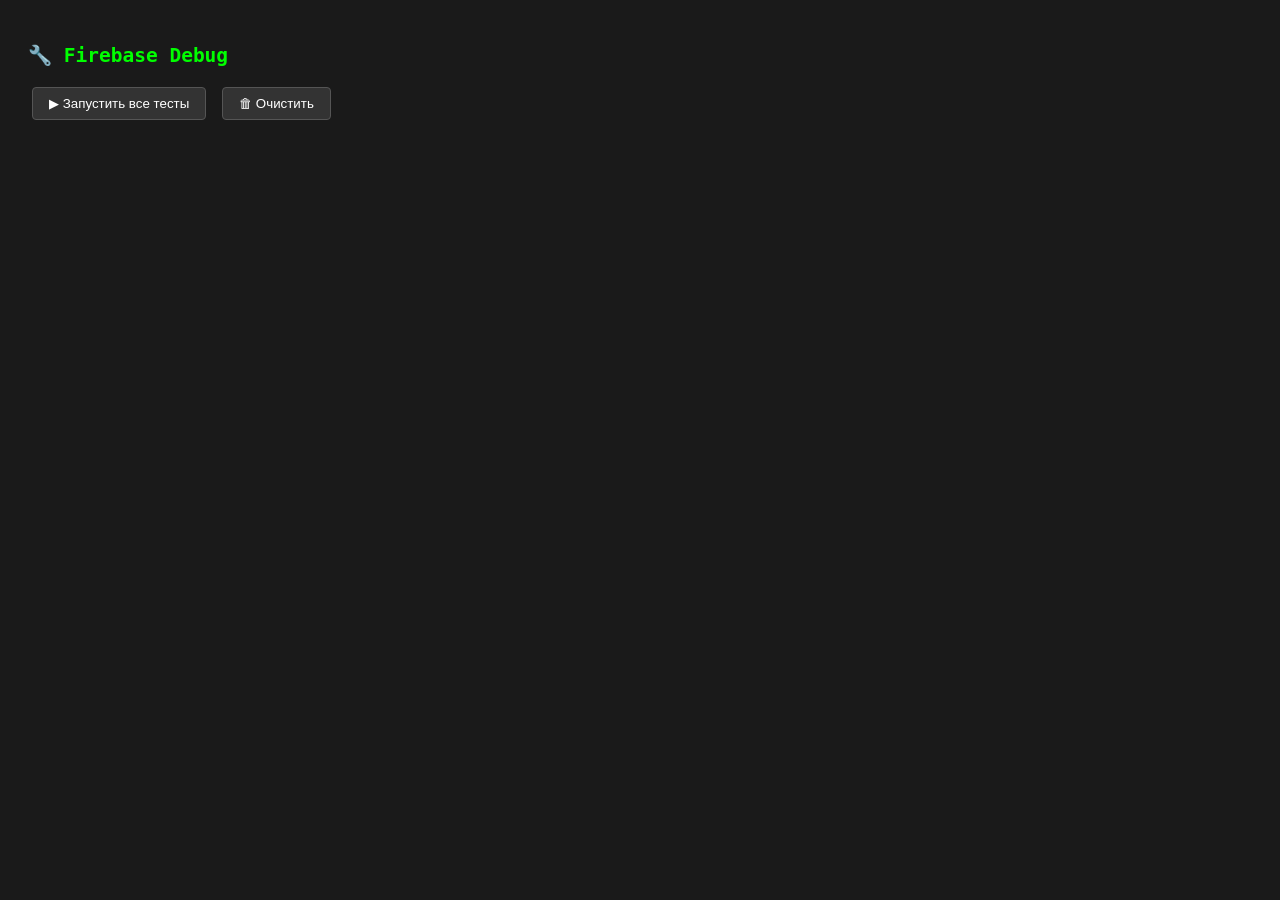
<file: debug.html>
<!DOCTYPE html>
<html lang="ru">
<head><meta charset="UTF-8"/><title>Debug Firebase</title>
<style>body{font-family:monospace;padding:20px;background:#1a1a1a;color:#00ff00}
.ok{color:#00ff00}.err{color:#ff4444}.info{color:#ffaa00}
pre{background:#111;padding:10px;border-radius:4px;overflow-x:auto;font-size:12px;margin:4px 0}
button{background:#333;color:#fff;border:1px solid #555;padding:8px 16px;cursor:pointer;margin:4px;border-radius:4px}
</style></head>
<body>
<h2>🔧 Firebase Debug</h2>
<button onclick="testAll()">▶ Запустить все тесты</button>
<button onclick="clearLog()">🗑 Очистить</button>
<div id="log"></div>
<script src="js/data.js"></script>
<script>
function log(msg, cls){
  var d=document.getElementById('log');
  var el=document.createElement('div');
  el.className=cls||'info';
  el.innerHTML=msg;
  d.appendChild(el);
}
function logPre(label, data, cls){
  log('<b>'+label+'</b>', cls||'info');
  var pre=document.createElement('pre');
  pre.textContent=typeof data==='string'?data:JSON.stringify(data,null,2);
  document.getElementById('log').appendChild(pre);
}
function clearLog(){ document.getElementById('log').innerHTML=''; }

function testAll(){
  clearLog();
  log('=== ТЕСТ 1: Прямой fetch к /orders ===','info');
  var url='https://firestore.googleapis.com/v1/projects/'+FIREBASE_CONFIG.projectId+'/databases/(default)/documents/orders';
  log('URL: '+url,'info');
  fetch(url)
    .then(function(r){
      log('HTTP статус: '+r.status+(r.ok?' ✓':' ✗'), r.ok?'ok':'err');
      return r.json();
    })
    .then(function(d){
      if(d.error){
        logPre('ОШИБКА Firebase:', d.error, 'err');
      } else if(d.documents){
        log('Документов найдено: '+d.documents.length,'ok');
        if(d.documents.length){
          logPre('Первый документ:', d.documents[0], 'ok');
        } else {
          log('Коллекция orders пуста (нет заказов)','info');
        }
      } else {
        logPre('Ответ без documents:', d, 'err');
      }
    })
    .catch(function(e){ log('FETCH ОШИБКА: '+e.message,'err'); });

  log('','info');
  log('=== ТЕСТ 2: fsList через data.js ===','info');
  fsList('orders', function(docs, err){
    if(err){
      logPre('fsList ОШИБКА:', err, 'err');
    } else {
      log('fsList вернул: '+docs.length+' документов', docs.length?'ok':'info');
      docs.slice(0,2).forEach(function(d,i){
        logPre('Документ '+i+':', docToObj(d), 'ok');
      });
    }
  });

  log('','info');
  log('=== ТЕСТ 3: loadOrdersFromFirebase ===','info');
  loadOrdersFromFirebase(function(orders){
    log('loadOrdersFromFirebase вернул: '+orders.length+' заказов', orders.length?'ok':'info');
    orders.slice(0,2).forEach(function(o,i){
      logPre('Заказ '+i+':', o, 'ok');
    });
    if(!orders.length) log('⚠ Заказов нет в Firebase или ошибка загрузки','err');
  });

  log('','info');
  log('=== ТЕСТ 4: Коллекция /users ===','info');
  fsList('users', function(docs, err){
    if(err){ logPre('users ОШИБКА:', err, 'err'); return; }
    log('users: '+docs.length+' документов', docs.length?'ok':'info');
    docs.slice(0,3).forEach(function(d,i){
      logPre('User '+i+':', docToObj(d), 'ok');
    });
  });

  log('','info');
  log('=== ТЕСТ 5: Продукты ===','info');
  loadProductsFromServer(function(prods){
    log('Товаров загружено: '+prods.length, prods.length?'ok':'err');
  });
}
</script>
</body>
</html>
</file>
<file: css/style.css>
*,*::before,*::after{box-sizing:border-box;margin:0;padding:0}
body{font-family:system-ui,-apple-system,'Segoe UI',sans-serif;color:#1a1a1a;background:#fff;font-size:15px;line-height:1.6}
a{color:inherit;text-decoration:none}
:root{
  --brand:#7B1E2E;--brand-l:#9B2535;--brand-d:#5A1220;--brand-bg:#F9EDEF;
  --gray:#f5f5f5;--border:#e5e5e5;--muted:#6b7280;--r:8px;--rl:12px
}

/* HEADER */
.header{background:var(--brand);color:#fff;padding:0 1.5rem;height:60px;display:flex;align-items:center;gap:16px;position:sticky;top:0;z-index:100;justify-content:space-between}
.logo{font-size:20px;font-weight:600;color:#fff;white-space:nowrap;flex-shrink:0}
.logo span{opacity:.55;font-weight:400}
.header-search{flex:1;min-width:0;max-width:420px;position:relative}
.header-search .hs-icon{position:absolute;left:12px;top:50%;transform:translateY(-50%);font-size:14px;pointer-events:none}
.header-search input{width:100%;padding:8px 12px 8px 34px;background:rgba(255,255,255,.15);border:1.5px solid rgba(255,255,255,.25);border-radius:20px;color:#fff;font-size:13px;outline:none;font-family:inherit;transition:all .15s}
.header-search input::placeholder{color:rgba(255,255,255,.6)}
.header-search input:focus{background:rgba(255,255,255,.25);border-color:rgba(255,255,255,.5)}
.header-right{display:flex;align-items:center;gap:12px;flex-shrink:0}
.header-link{color:rgba(255,255,255,.8);font-size:13px;transition:color .15s}
.header-link:hover{color:#fff}
.back-link{color:rgba(255,255,255,.8);font-size:13px}
.back-link:hover{color:#fff}

/* CART BTN */
.cart-btn{background:rgba(255,255,255,.15);border:1.5px solid rgba(255,255,255,.3);color:#fff;border-radius:20px;padding:7px 16px;font-size:13px;cursor:pointer;display:flex;align-items:center;gap:8px;font-family:inherit;transition:background .15s;white-space:nowrap}
.cart-btn:hover{background:rgba(255,255,255,.25)}
.cart-badge{background:#fff;color:var(--brand);border-radius:50%;width:20px;height:20px;display:flex;align-items:center;justify-content:center;font-size:11px;font-weight:700}

/* BUTTONS */
.btn-primary{background:var(--brand);color:#fff;border:none;border-radius:var(--r);padding:10px 22px;font-size:14px;font-weight:500;cursor:pointer;display:inline-flex;align-items:center;gap:6px;transition:background .15s;font-family:inherit}
.btn-primary:hover{background:var(--brand-l)}
.btn-primary.btn-block{width:100%;justify-content:center}
.btn-outline{background:#fff;color:var(--brand);border:1.5px solid var(--brand);border-radius:var(--r);padding:9px 20px;font-size:14px;font-weight:500;cursor:pointer;font-family:inherit;transition:background .15s}
.btn-outline:hover{background:var(--brand-bg)}

/* HERO */
.hero{background:var(--brand-bg);padding:3.5rem 2rem;display:flex;align-items:center;justify-content:space-between;gap:2rem;flex-wrap:wrap}
.hero-text h1{font-size:30px;font-weight:600;color:var(--brand-d);margin-bottom:10px;line-height:1.3}
.hero-text p{font-size:15px;color:var(--muted);margin-bottom:20px;max-width:380px}
.hero-stats{display:flex;gap:12px;flex-wrap:wrap}
.hero-stat{background:#fff;border:1px solid var(--border);border-radius:var(--rl);padding:14px 18px;text-align:center;min-width:90px}
.hero-stat .num{font-size:22px;font-weight:700;color:var(--brand)}
.hero-stat .lbl{font-size:12px;color:var(--muted);margin-top:2px}

/* CATALOG */
.catalog-section{padding:0}
.catalog-layout{display:grid;grid-template-columns:240px 1fr;align-items:start;min-height:60vh}

/* FILTER PANEL */
.filter-panel{padding:24px 20px;border-right:1px solid var(--border);position:sticky;top:60px;max-height:calc(100vh - 60px);overflow-y:auto;background:#fafafa}
.fp-block{margin-bottom:20px}
.fp-title{font-size:12px;font-weight:700;color:var(--muted);text-transform:uppercase;letter-spacing:.6px;margin-bottom:10px}
.fp-search-wrap{position:relative;display:flex;align-items:center;gap:6px;background:#fff;border:1.5px solid var(--border);border-radius:var(--r);padding:7px 10px;transition:border-color .15s}
.fp-search-wrap:focus-within{border-color:var(--brand)}
.fp-search-wrap span{font-size:13px;color:var(--muted);flex-shrink:0}
.fp-search-wrap input{border:none;outline:none;font-size:13px;width:100%;font-family:inherit;background:transparent}
.fp-cats{display:flex;flex-direction:column;gap:4px}
.cat-btn{background:none;border:none;text-align:left;padding:7px 10px;border-radius:var(--r);font-size:13px;cursor:pointer;color:var(--muted);font-family:inherit;transition:all .15s;width:100%}
.cat-btn:hover{background:var(--gray);color:#1a1a1a}
.cat-btn.active{background:var(--brand-bg);color:var(--brand-d);font-weight:500}
.fp-price-row{display:flex;align-items:center;gap:6px}
.fp-price-row input{flex:1;padding:7px 10px;border:1.5px solid var(--border);border-radius:var(--r);font-size:13px;outline:none;font-family:inherit;min-width:0;transition:border-color .15s}
.fp-price-row input:focus{border-color:var(--brand)}
.fp-price-row span{color:var(--muted);font-size:13px;flex-shrink:0}
.fp-badges{display:flex;flex-direction:column;gap:8px}
.fp-check{display:flex;align-items:center;gap:8px;font-size:13px;color:#374151;cursor:pointer}
.fp-check input{accent-color:var(--brand);width:15px;height:15px}
.fp-reset{width:100%;background:none;border:1.5px solid var(--border);border-radius:var(--r);padding:8px;font-size:12px;color:var(--muted);cursor:pointer;font-family:inherit;transition:all .15s;margin-top:4px}
.fp-reset:hover{border-color:var(--brand);color:var(--brand)}

/* CATALOG MAIN */
.catalog-main{padding:20px}
.catalog-toolbar{display:flex;align-items:center;justify-content:space-between;margin-bottom:16px;flex-wrap:wrap;gap:8px}
.catalog-count{font-size:13px;color:var(--muted)}
.catalog-sort{display:flex;align-items:center;gap:8px;font-size:13px;color:var(--muted)}
.sort-select{padding:6px 10px;border:1.5px solid var(--border);border-radius:var(--r);font-size:13px;outline:none;background:#fff;cursor:pointer;font-family:inherit;transition:border-color .15s}
.sort-select:focus{border-color:var(--brand)}

/* PRODUCT CARDS */
.products-grid{display:grid;grid-template-columns:repeat(auto-fill,minmax(190px,1fr));gap:14px}
.product-card{background:#fff;border:1.5px solid var(--border);border-radius:var(--rl);overflow:hidden;cursor:pointer;transition:border-color .15s,transform .1s,box-shadow .15s;display:flex;flex-direction:column}
.product-card:hover{border-color:var(--brand);transform:translateY(-2px);box-shadow:0 8px 24px rgba(123,30,46,.1)}
.product-img{height:140px;background:var(--brand-bg);display:flex;align-items:center;justify-content:center;position:relative;overflow:hidden}
.product-img img{width:100%;height:100%;object-fit:cover}
.card-emoji{font-size:54px}
.product-badge{position:absolute;top:8px;left:8px;font-size:10px;font-weight:600;padding:3px 8px;border-radius:10px}
.product-discount{position:absolute;top:8px;right:8px;background:#c0392b;color:#fff;font-size:10px;font-weight:700;padding:3px 7px;border-radius:10px}
.badge-hit{background:#fef3c7;color:#92400e}
.badge-new{background:#d1fae5;color:#065f46}
.badge-eco{background:#ccfbf1;color:#065f46}
.badge-sale{background:#fee2e2;color:#991b1b}
.product-info{padding:12px;display:flex;flex-direction:column;flex:1}
.product-name{font-size:14px;font-weight:600;margin-bottom:3px;line-height:1.3}
.product-meta{font-size:12px;color:var(--muted);margin-bottom:8px}
.product-price-row{display:flex;align-items:baseline;gap:6px;margin-bottom:10px}
.product-price{font-size:17px;font-weight:700;color:var(--brand)}
.product-old{font-size:12px;color:#9ca3af;text-decoration:line-through}
.add-cart-btn{width:100%;background:var(--brand);color:#fff;border:none;border-radius:var(--r);padding:8px;font-size:13px;font-weight:500;cursor:pointer;font-family:inherit;transition:background .15s}
.add-cart-btn:hover{background:var(--brand-l)}
.add-cart-btn.added{background:#16a34a}
.catalog-empty{grid-column:1/-1;text-align:center;padding:3rem;color:var(--muted);display:flex;flex-direction:column;align-items:center;gap:12px}

/* SECTIONS */
.section{padding:2.5rem 2rem}
.section-gray{background:var(--gray)}
.section-title{font-size:20px;font-weight:600;margin-bottom:1.25rem}
.features-grid{display:grid;grid-template-columns:repeat(auto-fit,minmax(180px,1fr));gap:14px}
.feature-card{background:#fff;border-radius:var(--rl);padding:20px;border:1px solid var(--border)}
.fi{font-size:28px;margin-bottom:8px}
.feature-card h3{font-size:15px;font-weight:600;margin-bottom:6px}
.feature-card p{font-size:13px;color:var(--muted)}
.contacts-list{display:flex;gap:2rem;flex-wrap:wrap;font-size:15px}
.contacts-list a{color:var(--brand)}
.contacts-list a:hover{text-decoration:underline}

/* FOOTER */
.footer{background:var(--brand-d);color:rgba(255,255,255,.8);padding:2.5rem 2rem;display:grid;grid-template-columns:repeat(auto-fit,minmax(150px,1fr));gap:2rem}
.footer-logo{font-size:18px;font-weight:600;color:#fff;margin-bottom:8px}
.footer-logo span{opacity:.5;font-weight:400}
.footer p,.footer a{font-size:13px;line-height:2;color:rgba(255,255,255,.65);display:block}
.footer a:hover{color:#fff}
.footer h4{color:#fff;font-size:13px;font-weight:600;margin-bottom:8px}

/* CART DRAWER */
.cart-overlay{display:none;position:fixed;inset:0;background:rgba(0,0,0,.4);z-index:200;backdrop-filter:blur(2px)}
.cart-overlay.open{display:block}
.cart-drawer{position:fixed;top:0;right:-440px;width:420px;height:100vh;background:#fff;z-index:300;display:flex;flex-direction:column;transition:right .3s ease;border-left:1px solid var(--border)}
.cart-drawer.open{right:0}
.cart-drawer-header{background:var(--brand);color:#fff;padding:16px 20px;display:flex;align-items:center;justify-content:space-between;flex-shrink:0}
.cart-drawer-header h2{font-size:16px;font-weight:600;display:flex;align-items:center;gap:8px}
.cart-drawer-header button{background:none;border:none;color:#fff;font-size:20px;cursor:pointer;width:32px;height:32px;display:flex;align-items:center;justify-content:center;border-radius:6px;transition:background .15s}
.cart-drawer-header button:hover{background:rgba(255,255,255,.15)}
.cart-drawer-body{flex:1;overflow-y:auto;padding:12px}
.cart-item{display:grid;grid-template-columns:56px 1fr auto;gap:12px;align-items:start;padding:12px;background:#fff;border:1px solid var(--border);border-radius:var(--rl);margin-bottom:8px;transition:border-color .15s}
.cart-item:hover{border-color:#94a3b8}
.ci-img{width:56px;height:56px;background:var(--brand-bg);border-radius:var(--r);display:flex;align-items:center;justify-content:center;overflow:hidden;flex-shrink:0}
.ci-img img{width:100%;height:100%;object-fit:cover}
.ci-emoji{font-size:28px}
.ci-info{display:flex;flex-direction:column;gap:4px;min-width:0}
.ci-name{font-size:13px;font-weight:600;line-height:1.3}
.ci-meta{font-size:12px;color:var(--muted)}
.ci-controls{display:flex;align-items:center;gap:8px;margin-top:4px}
.ci-qty-ctrl{display:flex;align-items:center;border:1.5px solid var(--border);border-radius:var(--r);overflow:hidden}
.ci-qty-ctrl button{background:var(--gray);border:none;width:28px;height:28px;font-size:16px;cursor:pointer;font-family:inherit;transition:background .15s;flex-shrink:0}
.ci-qty-ctrl button:hover{background:var(--brand-bg);color:var(--brand)}
.ci-qty-ctrl span{width:40px;text-align:center;font-size:13px;font-weight:600;padding:4px 0;border-left:1.5px solid var(--border);border-right:1.5px solid var(--border)}
.ci-del{background:none;border:1.5px solid var(--border);border-radius:var(--r);width:28px;height:28px;cursor:pointer;font-size:13px;display:flex;align-items:center;justify-content:center;transition:all .15s}
.ci-del:hover{background:#fef2f2;border-color:#fecaca}
.ci-total{font-size:15px;font-weight:700;color:var(--brand);white-space:nowrap;padding-top:2px}
.cart-empty{padding:3rem 1rem;text-align:center;color:var(--muted);display:flex;flex-direction:column;align-items:center;gap:12px}
.cart-empty-icon{font-size:48px}
.cart-empty p{font-size:15px}
.cart-drawer-footer{padding:16px;border-top:1px solid var(--border);flex-shrink:0;background:#fafafa}
.cart-drawer-total{display:flex;justify-content:space-between;align-items:center;font-size:16px;margin-bottom:12px}
.cart-drawer-total strong{font-size:20px;color:var(--brand)}
.cart-toast{position:fixed;bottom:24px;left:50%;transform:translateX(-50%) translateY(8px);background:#16a34a;color:#fff;padding:10px 20px;border-radius:20px;font-size:13px;font-weight:500;opacity:0;transition:opacity .3s,transform .3s;pointer-events:none;z-index:999}
.cart-toast.show{opacity:1;transform:translateX(-50%) translateY(0)}

/* PRODUCT PAGE */
.breadcrumb{padding:12px 2rem;font-size:13px;color:var(--muted);border-bottom:1px solid var(--border);background:var(--gray)}
.breadcrumb a{color:var(--brand)}
.breadcrumb a:hover{text-decoration:underline}
.product-page-wrap{display:grid;grid-template-columns:minmax(0,1fr) minmax(0,1fr);gap:2.5rem;padding:2rem;max-width:1100px;margin:0 auto}
.gallery{display:flex;flex-direction:column;gap:10px}
.main-img{height:320px;background:var(--brand-bg);border:1.5px solid var(--border);border-radius:var(--rl);display:flex;align-items:center;justify-content:center;font-size:110px;overflow:hidden}
.main-img img{width:100%;height:100%;object-fit:cover}
.thumbs{display:flex;gap:8px}
.thumb{width:68px;height:68px;background:var(--brand-bg);border:1.5px solid var(--border);border-radius:var(--r);display:flex;align-items:center;justify-content:center;font-size:28px;cursor:pointer;transition:border-color .15s;overflow:hidden}
.thumb img{width:100%;height:100%;object-fit:cover}
.thumb:hover,.thumb.active{border-color:var(--brand);border-width:2px}
.pinfo{display:flex;flex-direction:column;gap:14px}
.pbadge{display:inline-block;font-size:12px;padding:3px 10px;border-radius:10px;font-weight:600}
.ptitle{font-size:22px;font-weight:700;line-height:1.3}
.pmeta{font-size:14px;color:var(--muted)}
.prating{font-size:13px;color:var(--muted)}
.pricebox{background:var(--gray);border-radius:var(--r);padding:14px 16px}
.price-main{font-size:30px;font-weight:700;color:var(--brand)}
.price-old{font-size:14px;color:#9ca3af;text-decoration:line-through;margin-top:2px}
.price-per{font-size:13px;color:var(--muted);margin-top:4px}
.price-total{font-size:13px;color:var(--muted);margin-top:6px}
.field-label{font-size:12px;font-weight:600;color:var(--muted);text-transform:uppercase;letter-spacing:.5px}
.qty-row{display:flex;align-items:center;gap:12px}
.qty-ctrl{display:flex;align-items:center;border:1.5px solid var(--border);border-radius:var(--r);overflow:hidden}
.qty-ctrl button{background:var(--gray);border:none;width:38px;height:38px;font-size:20px;cursor:pointer;font-family:inherit;transition:background .15s}
.qty-ctrl button:hover{background:var(--brand-bg);color:var(--brand)}
.qty-ctrl span{width:52px;text-align:center;font-size:15px;font-weight:700;padding:6px 0;border-left:1.5px solid var(--border);border-right:1.5px solid var(--border)}
.qty-hint{font-size:12px;color:var(--muted)}
.disc-table{width:100%;border-collapse:collapse;font-size:13px;border:1.5px solid var(--border);border-radius:var(--r);overflow:hidden}
.disc-table th{background:var(--brand-bg);color:var(--brand-d);padding:8px 12px;text-align:left;font-weight:600;font-size:12px}
.disc-table td{padding:8px 12px;border-top:1px solid var(--border);color:var(--muted)}
.disc-table .disc-active td{background:var(--brand-bg);color:var(--brand-d);font-weight:600}
.btn-row{display:flex;gap:10px}
.btn-big{flex:1;padding:13px;font-size:15px}
.btn-wish{background:#fff;border:1.5px solid var(--border);border-radius:var(--r);padding:10px 14px;font-size:22px;cursor:pointer;transition:all .15s;line-height:1}
.btn-wish:hover,.btn-wish.wished{border-color:var(--brand);color:var(--brand)}
.pfeatures{display:flex;gap:14px;flex-wrap:wrap;font-size:13px;color:var(--muted)}
.specs-section{padding:0 2rem 2rem;max-width:1100px;margin:0 auto}
.specs-grid{display:grid;grid-template-columns:repeat(auto-fit,minmax(150px,1fr));gap:10px}
.spec{background:var(--gray);border-radius:var(--r);padding:12px}
.spec-l{font-size:12px;color:var(--muted);margin-bottom:4px}
.spec-v{font-size:14px;font-weight:600}
.not-found{padding:4rem 2rem;text-align:center}
.not-found h2{font-size:20px;margin-bottom:16px}

/* CHECKOUT */
.checkout-page{max-width:1000px;margin:0 auto;padding:2rem}
.checkout-layout{display:grid;grid-template-columns:minmax(0,1.3fr) minmax(0,1fr);gap:2rem;align-items:start}
.page-title{font-size:22px;font-weight:700;margin-bottom:1.5rem}
.form-block{background:#fff;border:1px solid var(--border);border-radius:var(--rl);padding:20px;margin-bottom:16px}
.form-subtitle{font-size:15px;font-weight:600;margin-bottom:14px;color:var(--brand-d)}
.field{display:flex;flex-direction:column;gap:5px;margin-bottom:12px}
.field:last-child{margin-bottom:0}
.field label{font-size:12px;font-weight:600;color:var(--muted)}
.field input,.field textarea,.field select{padding:9px 12px;font-size:14px;border:1.5px solid var(--border);border-radius:var(--r);background:#fff;color:#1a1a1a;outline:none;font-family:inherit;transition:border-color .15s;width:100%}
.field input:focus,.field textarea:focus,.field select:focus{border-color:var(--brand)}
.field input.error{border-color:#c0392b}
.ferr{font-size:12px;color:#c0392b;display:none}
.ferr.show{display:block}
.fhint{font-size:12px;color:var(--muted)}
.req{color:#c0392b}
.phone-wrap{position:relative}
.phone-prefix{position:absolute;left:12px;top:50%;transform:translateY(-50%);font-size:14px;color:var(--muted);pointer-events:none}
.phone-wrap input{padding-left:36px}
.radio-list{display:flex;flex-direction:column;gap:8px;margin-bottom:12px}
.radio-opt{display:flex;align-items:center;gap:12px;border:1.5px solid var(--border);border-radius:var(--r);padding:11px 12px;cursor:pointer;transition:all .15s}
.radio-opt:hover{border-color:var(--brand);background:var(--brand-bg)}
.radio-opt input[type=radio]{accent-color:var(--brand)}
.ro-info{flex:1}
.ro-info b{display:block;font-size:14px;font-weight:600}
.ro-info span{font-size:12px;color:var(--muted)}
.ro-price{font-size:14px;font-weight:600;color:var(--brand);white-space:nowrap}
.ro-price.green{color:#16a34a}
.checkout-right{position:sticky;top:80px}
.order-summary{background:#fff;border:1.5px solid var(--border);border-radius:var(--rl);padding:20px}
.s-item{display:flex;align-items:center;gap:10px;padding:10px 0;border-bottom:1px solid var(--border)}
.s-item:last-of-type{border-bottom:none}
.s-item-img{width:40px;height:40px;background:var(--brand-bg);border-radius:var(--r);display:flex;align-items:center;justify-content:center;font-size:18px;flex-shrink:0;overflow:hidden}
.s-item-img img{width:100%;height:100%;object-fit:cover}
.s-item-info{flex:1;font-size:13px}
.s-item-qty{font-size:12px;color:var(--muted)}
.s-item-price{font-size:13px;font-weight:600;color:var(--brand);white-space:nowrap}
.srow{display:flex;justify-content:space-between;font-size:14px;padding:7px 0;color:var(--muted);border-bottom:1px solid var(--border)}
.srow.stotal{font-size:18px;font-weight:700;color:#1a1a1a;border-bottom:none;padding-top:12px}
.srow.stotal span:last-child{color:var(--brand)}
.fnote{font-size:12px;color:#9ca3af;text-align:center;margin-top:10px}
.success-screen{text-align:center;padding:4rem 2rem;max-width:480px;margin:0 auto}
.success-icon{font-size:56px;display:block;margin-bottom:14px}
.success-screen h2{font-size:24px;font-weight:700;margin-bottom:8px}
.success-screen p{color:var(--muted);margin-bottom:1.5rem}
.receipt{background:var(--gray);border-radius:var(--rl);padding:1rem 1.25rem;text-align:left;margin-bottom:1.5rem}
.rrow{display:flex;justify-content:space-between;font-size:14px;padding:6px 0;color:var(--muted);border-bottom:1px solid var(--border)}
.rrow:last-child{border-bottom:none}
.rrow span:last-child{font-weight:600;color:#1a1a1a}

/* SCROLLBAR */
::-webkit-scrollbar{width:5px}
::-webkit-scrollbar-track{background:transparent}
::-webkit-scrollbar-thumb{background:#d1d5db;border-radius:3px}

/* RESPONSIVE */
@media(max-width:900px){
  .catalog-layout{grid-template-columns:1fr}
  .filter-panel{position:static;border-right:none;border-bottom:1px solid var(--border);max-height:none;display:grid;grid-template-columns:repeat(auto-fit,minmax(200px,1fr));gap:16px;padding:16px}
  .fp-reset{grid-column:1/-1}
}
@media(max-width:768px){
  /* Шапка */
  .header{gap:8px;padding:0 12px;height:52px}
  .header-search{display:none}                    /* скрыть поиск */
  .logo{font-size:17px}
  .header-contacts{display:none}
  .auth-header-btn .auth-name{display:none}       /* только аватар на мобиле */
  .cart-btn{padding:6px 10px;font-size:12px}

  /* Каталог — 2 товара в строку */
  .products-grid{grid-template-columns:repeat(2,1fr);gap:10px}
  .product-card{border-radius:10px}
  .product-img{height:110px}
  .card-emoji{font-size:36px}
  .product-name{font-size:12px;line-height:1.3}
  .product-meta{font-size:11px;display:none}      /* скрыть описание */
  .product-pack{font-size:10px}
  .product-price{font-size:13px}
  .product-info{padding:8px}

  /* Счётчик на карточке — компактнее */
  .card-cart-row{margin-top:6px;gap:5px}
  .card-qty-ctrl button{width:26px;height:22px;font-size:12px}
  .card-qty-ctrl span{font-size:11px;height:22px}
  .card-qty-ctrl{height:22px}
  .card-add-full{height:32px;font-size:12px}
  .card-in-cart-lbl{font-size:11px}

  /* Фильтр */
  .catalog-layout{grid-template-columns:1fr}
  .filter-panel{padding:12px;border-bottom:1px solid var(--border)}
  .cat-dd-selected{padding:7px 10px;font-size:12px}
  .sub-pill{font-size:11px;padding:4px 9px}
  .fp-title{font-size:11px}

  /* Страница товара */
  .product-page-wrap{grid-template-columns:1fr;padding:1rem}
  .hero{padding:2rem 1rem;flex-direction:column}
  .checkout-layout{grid-template-columns:1fr}
  .checkout-right{position:static}
  .cart-drawer{width:100%;right:-100%}

  /* Секции */
  .section{padding:24px 12px}
  .section-title{font-size:16px}
}

@media(max-width:480px){
  /* Очень маленькие экраны */
  .header{height:48px;padding:0 10px}
  .logo{font-size:15px}
  .products-grid{gap:8px}
  .product-img{height:95px}
  .product-name{font-size:11px}
  .product-price{font-size:12px}
  .product-info{padding:7px}
}

/* ── PACK INFO BOX ─────────────────────────────── */
.pack-info-box{background:#eff6ff;border:1.5px solid #bfdbfe;border-radius:var(--r);padding:12px 14px}
.pack-info-row{display:flex;align-items:flex-start;gap:10px}
.pack-info-icon{font-size:22px;flex-shrink:0;margin-top:2px}
.pack-info-title{font-size:14px;font-weight:500;color:#1e3a8a;margin-bottom:3px}
.pack-info-sub{font-size:12px;color:#3b82f6}

/* ── QTY SECTION ───────────────────────────────── */
.qty-section{display:flex;flex-direction:column;gap:8px}
.qty-section-label{font-size:12px;font-weight:700;color:var(--muted);text-transform:uppercase;letter-spacing:.5px}
.qty-ctrl input[type=number]{width:60px;text-align:center;font-size:15px;font-weight:700;padding:5px 0;border-left:1.5px solid var(--border);border-right:1.5px solid var(--border);border-top:none;border-bottom:none;outline:none;font-family:inherit;-moz-appearance:textfield}
.qty-ctrl input[type=number]::-webkit-inner-spin-button,.qty-ctrl input[type=number]::-webkit-outer-spin-button{-webkit-appearance:none}
.qty-ctrl button:disabled{opacity:.35;cursor:not-allowed}
.qty-packs{font-size:12px;color:#2563eb;font-weight:500;padding-left:2px}

/* ── PACK INFO ON CARDS ────────────────────────── */
.product-pack{font-size:11px;color:#2563eb;font-weight:500;margin-bottom:5px}

/* ── SUBCAT BTN ────────────────────────────────── */
.sub-btn{padding-left:22px!important;font-size:12px!important;color:#374151}

/* ── СЧЁТЧИК НА КАРТОЧКЕ КАТАЛОГА ── */
.card-cart-row{margin-top:auto;padding-top:10px;display:flex;flex-direction:column;gap:8px}
.card-qty-ctrl{display:flex;align-items:stretch;border:1.5px solid var(--border);border-radius:var(--r);overflow:hidden;width:100%;height:24px}
.card-qty-ctrl button{background:var(--gray);border:none;width:32px;height:24px;font-size:13px;cursor:pointer;font-family:inherit;transition:background .15s;flex-shrink:0}
.card-qty-ctrl button:hover{background:var(--brand-bg);color:var(--brand)}
.card-qty-ctrl span{flex:1;text-align:center;font-size:12px;font-weight:600;border-left:1.5px solid var(--border);border-right:1.5px solid var(--border);display:flex;align-items:center;justify-content:center;height:24px}
.card-add-btn{flex:1;height:40px;font-size:13px;font-weight:600;padding:0 8px;min-width:0}
.card-add-full{width:100%;height:42px;font-size:14px;font-weight:600;padding:0;border-radius:var(--r)}

/* ── КОНТАКТЫ ── */
.contacts-grid{display:grid;grid-template-columns:repeat(auto-fit,minmax(200px,1fr));gap:16px}
.contact-card{background:#fff;border:1.5px solid var(--border);border-radius:var(--rl);padding:20px;display:flex;flex-direction:column;gap:6px;transition:border-color .15s}
.contact-card:hover{border-color:var(--brand)}
.contact-icon{font-size:28px}
.contact-label{font-size:12px;font-weight:600;color:var(--muted);text-transform:uppercase;letter-spacing:.5px}
.contact-val{font-size:15px;font-weight:500;color:var(--brand-d);text-decoration:none}
.contact-val:hover{color:var(--brand);text-decoration:underline}

/* ── СУММА В КНОПКЕ КОРЗИНЫ ── */
.cart-sum-badge{font-size:12px;font-weight:600;opacity:.9;display:none}

/* ── ТОП-БАР С КОНТАКТАМИ ── */
.topbar-contacts{background:var(--brand-d);padding:7px 1.5rem;font-size:12px}
.topbar-contacts-inner{display:flex;align-items:center;gap:10px;flex-wrap:wrap;max-width:1400px;margin:0 auto}
.tbc-item{color:rgba(255,255,255,.8);text-decoration:none;transition:color .15s;white-space:nowrap}
.tbc-item:hover{color:#fff}
.tbc-sep{color:rgba(255,255,255,.3);flex-shrink:0}
/* Шапка теперь не sticky — топ-бар над ней */
.header{position:sticky;top:0}

/* ── КНОПКА КОРЗИНЫ — виды + сумма ── */
.cart-kinds{font-weight:500}
.cart-divider{opacity:.6}
.cart-total-val{font-weight:700}

/* ── АРТИКУЛ ТОВАРА ── */
.p-sku{font-size:12px;color:var(--muted);margin-bottom:4px}

/* ── КОНТАКТЫ В ШАПКЕ ── */
.header-contacts{display:flex;align-items:center;gap:14px;flex-shrink:0}
.hc-item{color:rgba(255,255,255,.8);font-size:12px;text-decoration:none;white-space:nowrap;transition:color .15s}
.hc-item:hover{color:#fff}
.hc-time{color:rgba(255,255,255,.65)}
@media(max-width:900px){.header-contacts{display:none}}

/* ── КАРТОЧКА: В КОРЗИНЕ ── */
.card-in-cart{display:flex;flex-direction:column;gap:6px;width:100%}.card-ctrl-row{display:flex;gap:6px;align-items:stretch;width:100%}
.card-in-cart-lbl{font-size:12px;color:#16a34a;font-weight:600;text-align:center}
.card-in-cart-lbl b{color:#166534}
.card-add-more{background:#16a34a}.card-add-more:hover{background:#15803d}

.fp-select{width:100%;padding:8px 10px;border:1.5px solid var(--border);border-radius:var(--r);font-size:13px;outline:none;font-family:inherit;background:#fff;cursor:pointer;transition:border-color .15s}
.fp-select:focus{border-color:var(--brand)}

/* ── КАСТОМНЫЙ ДРОПДАУН КАТЕГОРИЙ ── */
.cat-dropdown{position:relative}
.cat-dd-selected{display:flex;align-items:center;justify-content:space-between;padding:9px 12px;border:1.5px solid var(--border);border-radius:var(--r);background:#fff;cursor:pointer;font-size:13px;font-weight:500;transition:border-color .15s;user-select:none}
.cat-dd-selected:hover{border-color:var(--brand)}
.cat-dd-arrow{font-size:11px;color:var(--muted);flex-shrink:0;margin-left:6px;transition:transform .2s}
.cat-dd-list{position:absolute;top:calc(100% + 4px);left:0;right:0;background:#fff;border:1.5px solid var(--border);border-radius:var(--r);box-shadow:0 8px 24px rgba(0,0,0,.1);z-index:200;overflow:hidden;max-height:280px;overflow-y:auto}
.cat-dd-item{padding:10px 14px;font-size:13px;cursor:pointer;transition:background .12s;border-bottom:1px solid var(--gray)}
.cat-dd-item:last-child{border-bottom:none}
.cat-dd-item:hover{background:var(--brand-bg);color:var(--brand-d)}
.cat-dd-item.active{background:var(--brand-bg);color:var(--brand-d);font-weight:600}

/* ── ПИЛЮЛИ ПОДКАТЕГОРИЙ ── */
.cat-sub-list{display:flex;flex-direction:column;gap:4px}
.sub-pill{background:var(--gray);border:1.5px solid var(--border);border-radius:20px;padding:5px 12px;font-size:12px;font-weight:500;cursor:pointer;font-family:inherit;color:var(--muted);text-align:left;transition:all .15s;white-space:nowrap}
.sub-pill:hover{border-color:var(--brand);color:var(--brand-d);background:var(--brand-bg)}
.sub-pill.active{background:var(--brand-bg);border-color:var(--brand);color:var(--brand-d);font-weight:600}

/* ── КНОПКА АВТОРИЗАЦИИ В ШАПКЕ ── */
.auth-header-btn{background:rgba(255,255,255,.15);border:1.5px solid rgba(255,255,255,.3);color:#fff;border-radius:var(--r);padding:7px 14px;font-size:13px;font-weight:500;cursor:pointer;font-family:inherit;transition:all .15s;display:flex;align-items:center;gap:6px;white-space:nowrap}
.auth-header-btn:hover{background:rgba(255,255,255,.25);border-color:rgba(255,255,255,.5)}
.auth-avatar{width:24px;height:24px;background:#fff;color:var(--brand);border-radius:50%;display:flex;align-items:center;justify-content:center;font-size:12px;font-weight:700;flex-shrink:0}
.auth-name{max-width:100px;overflow:hidden;text-overflow:ellipsis}

/* ── МОБИЛЬНАЯ КНОПКА ПОИСКА ── */
.mobile-search-btn{display:none;background:rgba(255,255,255,.15);border:1.5px solid rgba(255,255,255,.3);color:#fff;border-radius:var(--r);width:36px;height:36px;font-size:15px;cursor:pointer;align-items:center;justify-content:center;flex-shrink:0;transition:background .15s}
.mobile-search-btn:hover{background:rgba(255,255,255,.25)}

/* Мобильная строка поиска под шапкой */
.mobile-search-bar{display:none;background:var(--brand-d);padding:8px 12px;position:sticky;top:48px;z-index:99}
.mobile-search-bar input{width:100%;padding:8px 14px;border-radius:20px;border:none;font-size:13px;outline:none;font-family:inherit}

@media(max-width:768px){
  .mobile-search-btn{display:flex}
  .mobile-search-bar.open{display:block}
}
</file>
